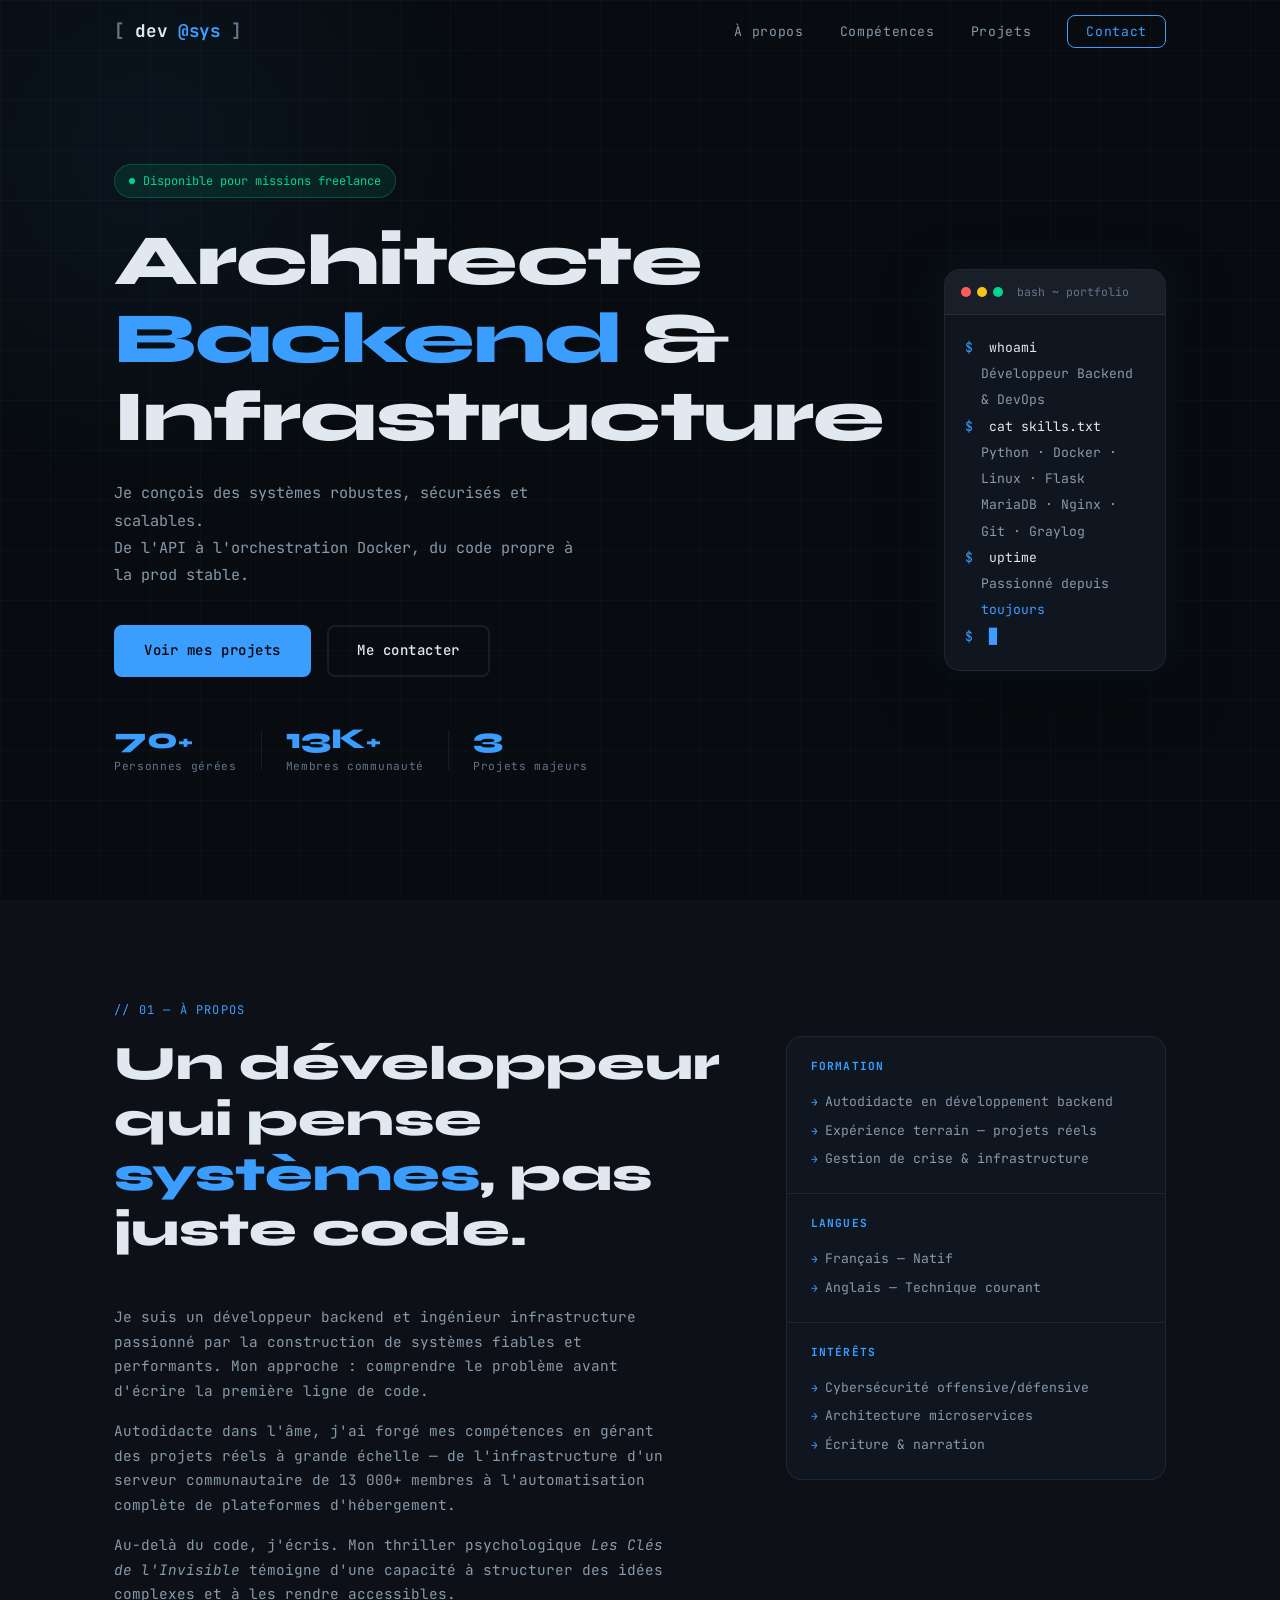
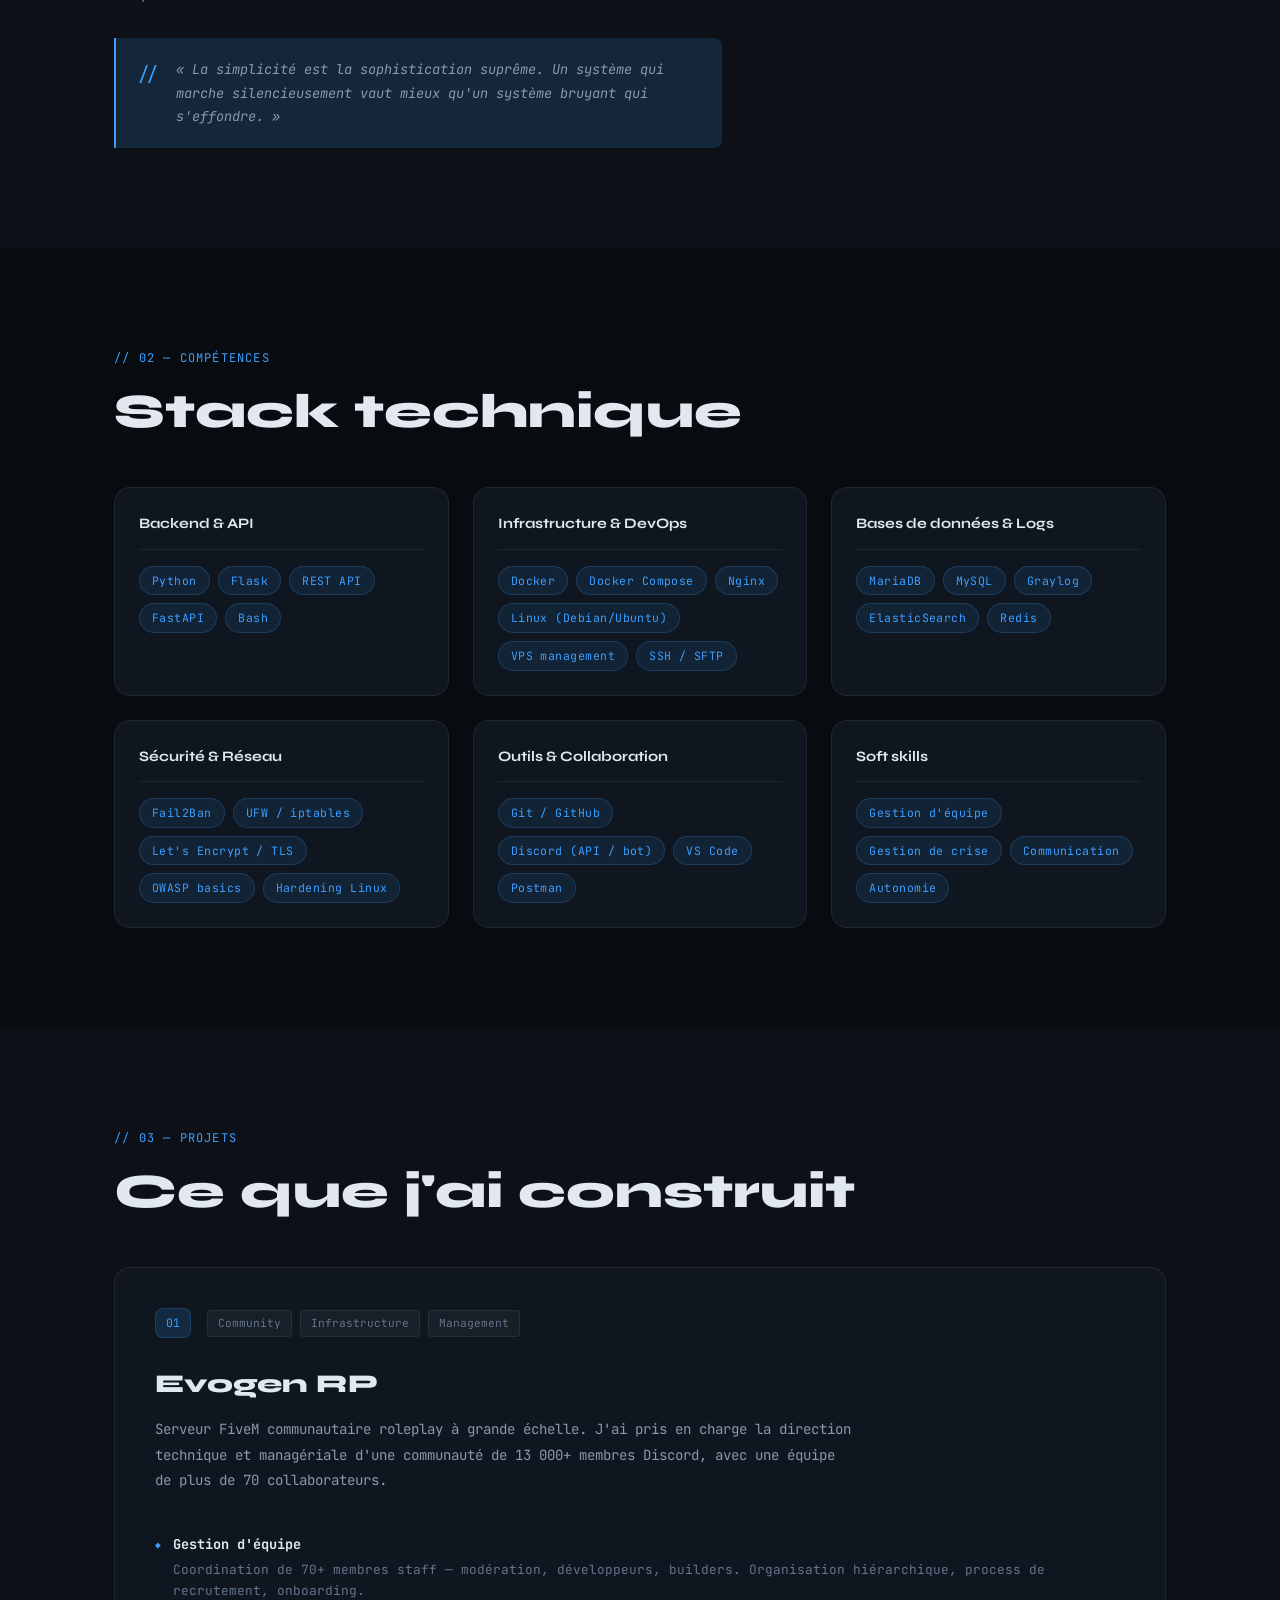
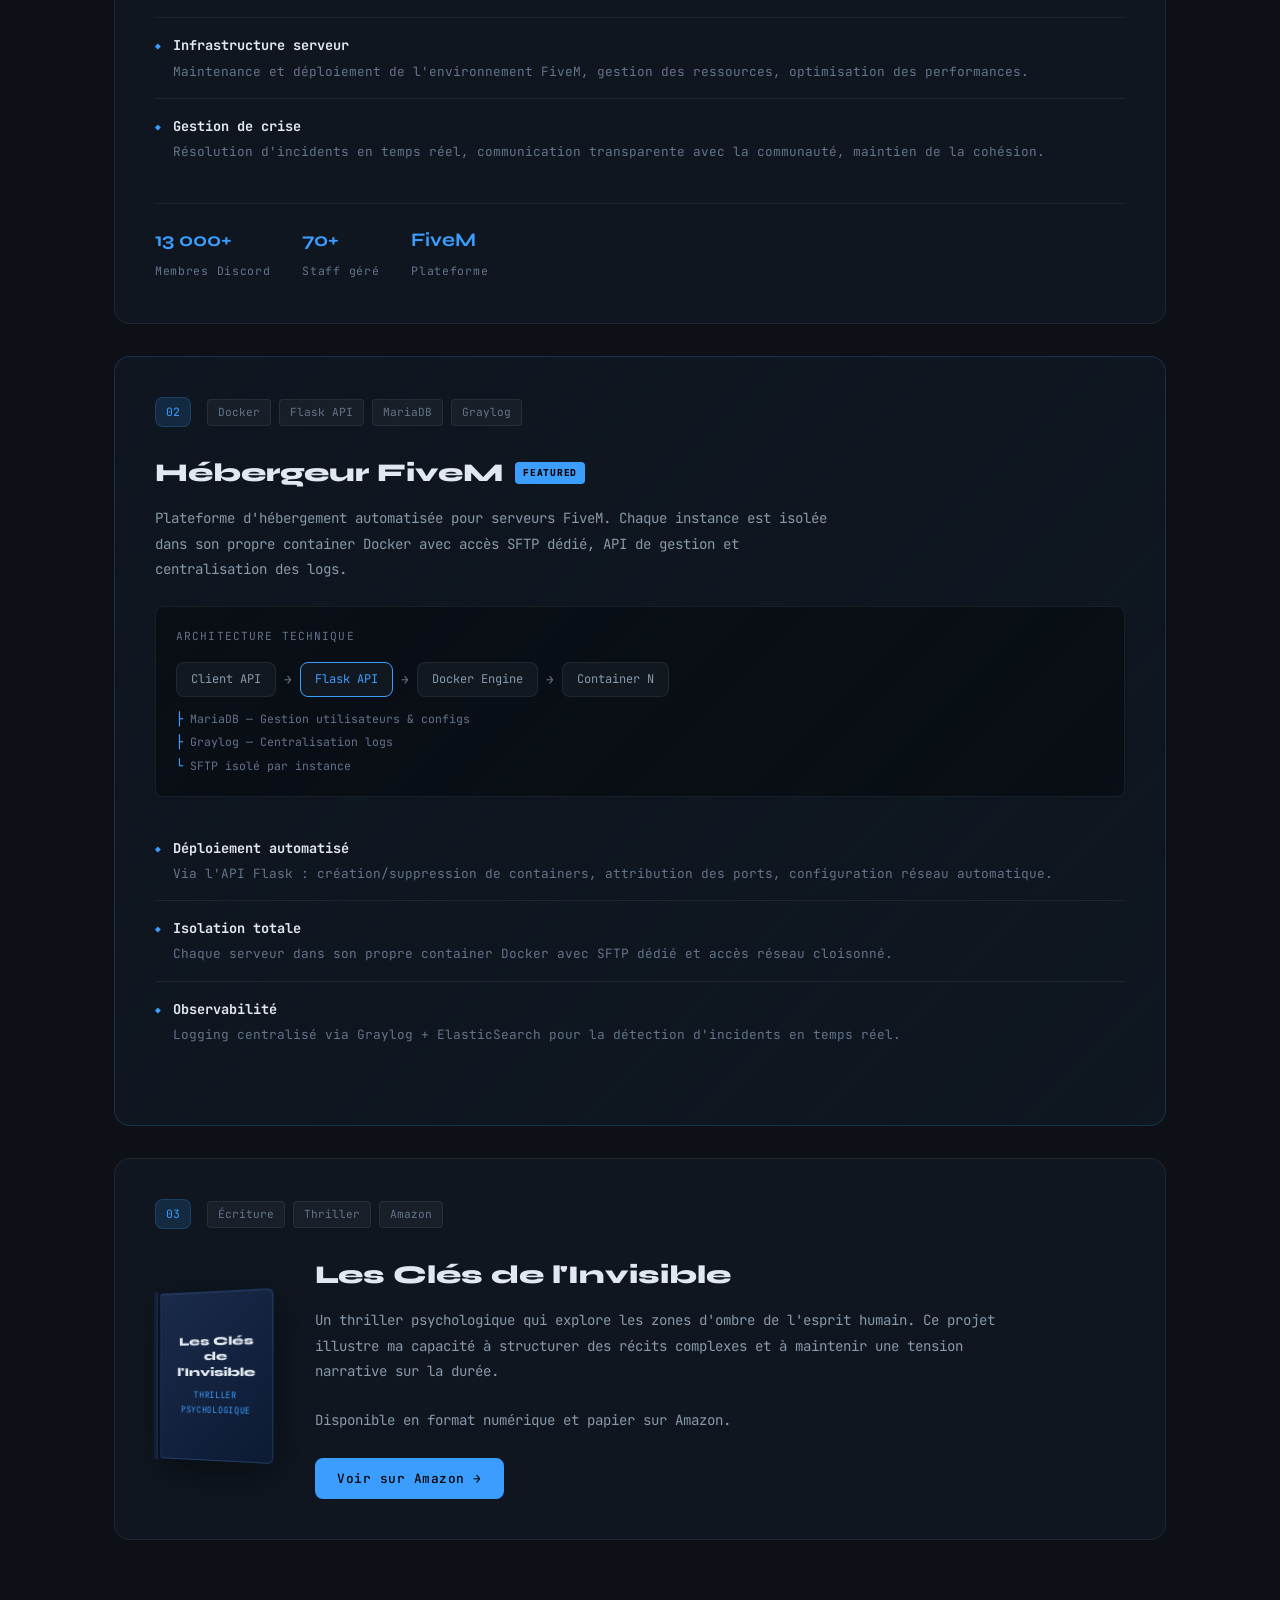
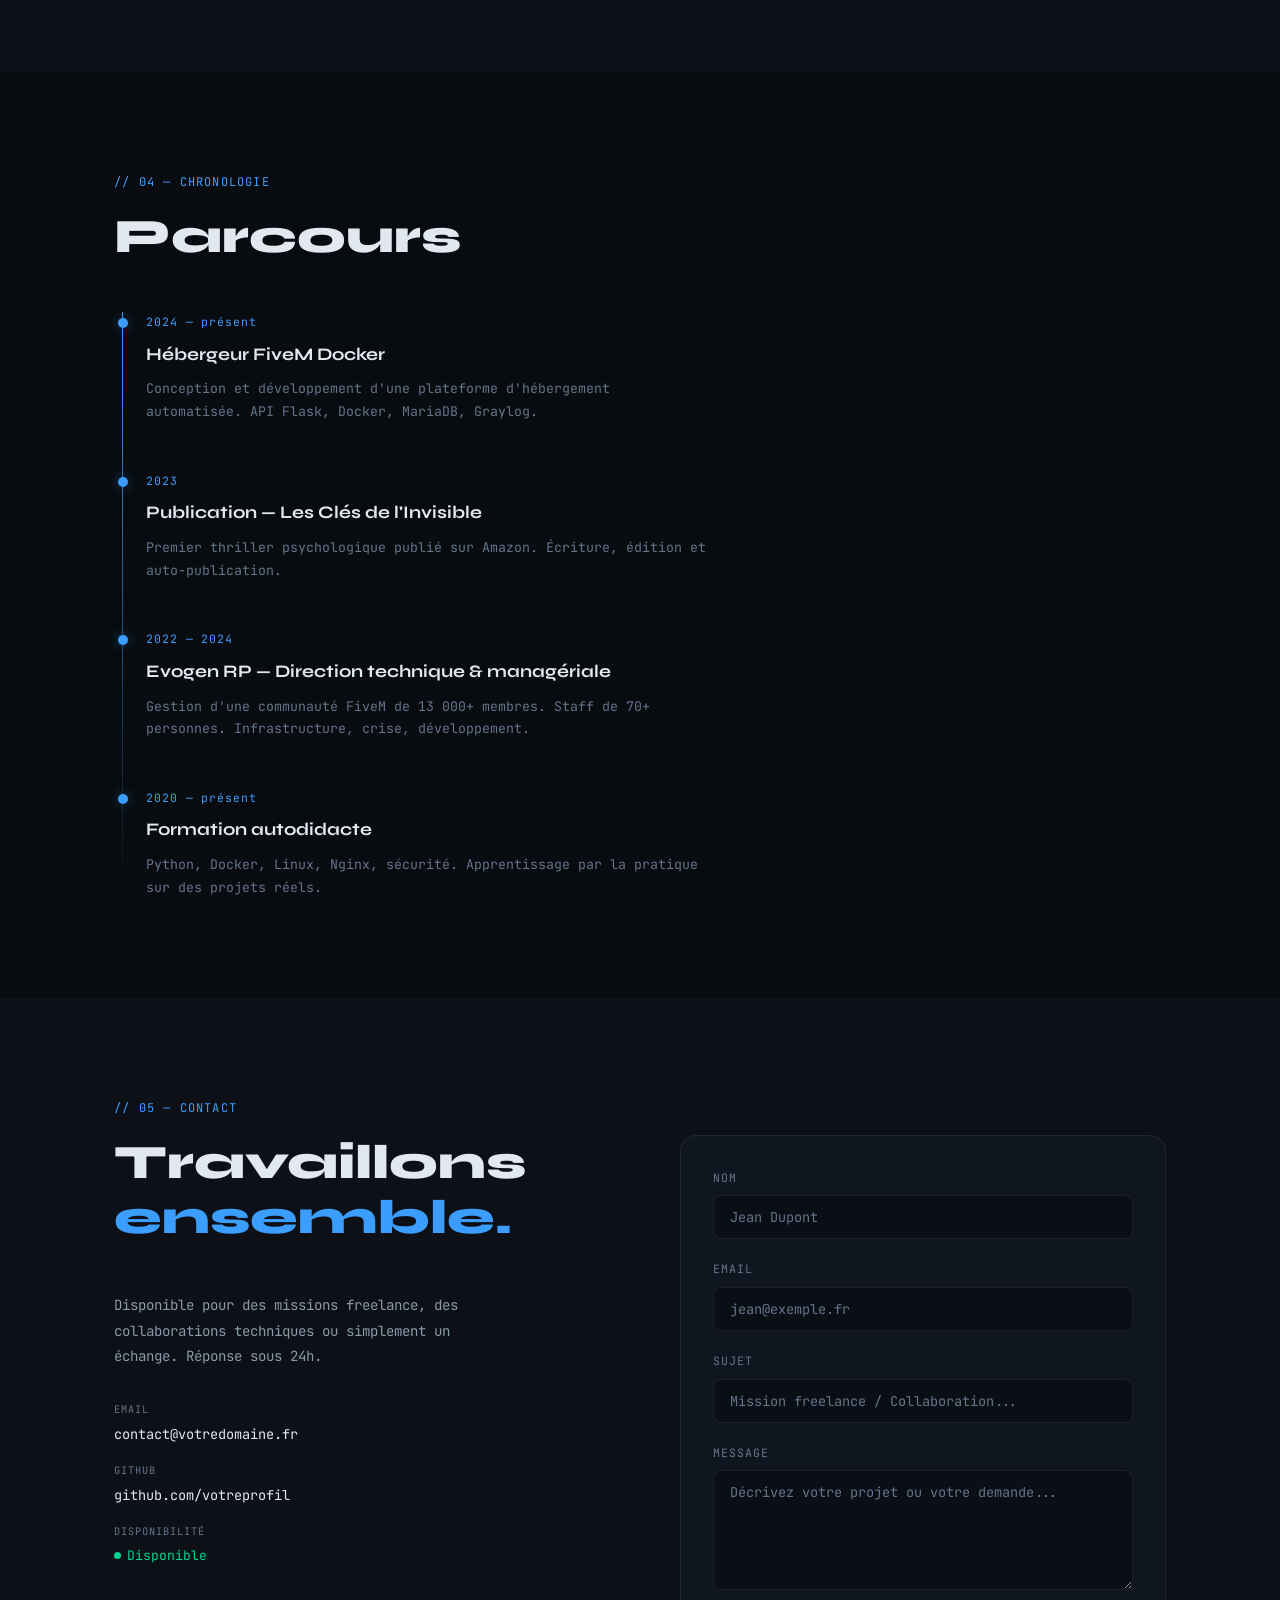
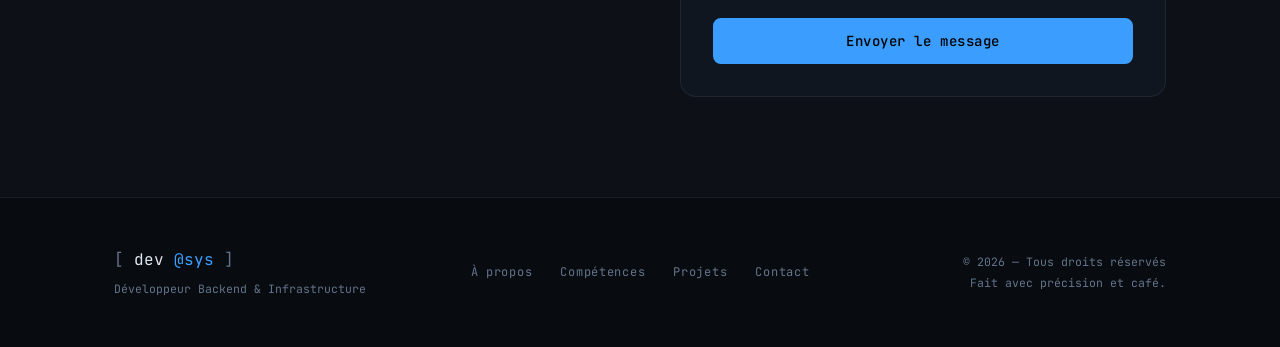
<file: nginx/site.bak/index.html>
<!DOCTYPE html>
<html lang="fr">
<head>
  <meta charset="UTF-8" />
  <meta name="viewport" content="width=device-width, initial-scale=1.0" />
  <title>Portfolio — Développeur Backend & Infrastructure</title>
  <meta name="description" content="Développeur backend, infrastructure & DevOps. Spécialisé en architecture scalable, sécurité système et automatisation." />
  <meta name="author" content="Votre Nom" />
  <meta name="robots" content="index, follow" />
  <!-- Open Graph -->
  <meta property="og:title" content="Portfolio — Développeur Backend & Infrastructure" />
  <meta property="og:description" content="Développeur backend, infrastructure & DevOps. Architecture scalable, sécurité, automatisation." />
  <meta property="og:type" content="website" />
  <meta property="og:url" content="https://votredomaine.fr" />
  <!-- Twitter Card -->
  <meta name="twitter:card" content="summary_large_image" />
  <meta name="twitter:title" content="Portfolio — Développeur Backend & Infrastructure" />
  <meta name="twitter:description" content="Développeur backend, infrastructure & DevOps." />
  <!-- Favicon inline SVG -->
  <link rel="icon" type="image/svg+xml" href="assets/favicon.svg" />
  <!-- Fonts -->
  <link rel="preconnect" href="https://fonts.googleapis.com" />
  <link rel="preconnect" href="https://fonts.gstatic.com" crossorigin />
  <link href="https://fonts.googleapis.com/css2?family=JetBrains+Mono:wght@300;400;500;700&family=Syne:wght@400;600;700;800&display=swap" rel="stylesheet" />
  <link rel="stylesheet" href="css/style.css" />
</head>
<body>

  <!-- ───────────────────────── NAV ───────────────────────── -->
  <nav id="navbar">
    <div class="nav-inner">
      <a href="#home" class="nav-logo">
        <span class="logo-bracket">[</span>
        <span class="logo-text">dev</span>
        <span class="logo-accent">@sys</span>
        <span class="logo-bracket">]</span>
      </a>
      <ul class="nav-links">
        <li><a href="#about">À propos</a></li>
        <li><a href="#skills">Compétences</a></li>
        <li><a href="#projects">Projets</a></li>
        <li><a href="#contact" class="nav-cta">Contact</a></li>
      </ul>
      <button class="nav-burger" id="burger" aria-label="Menu">
        <span></span><span></span><span></span>
      </button>
    </div>
  </nav>

  <!-- Mobile menu -->
  <div class="mobile-menu" id="mobileMenu">
    <ul>
      <li><a href="#about" class="mob-link">À propos</a></li>
      <li><a href="#skills" class="mob-link">Compétences</a></li>
      <li><a href="#projects" class="mob-link">Projets</a></li>
      <li><a href="#contact" class="mob-link">Contact</a></li>
    </ul>
  </div>

  <!-- ───────────────────────── HERO ───────────────────────── -->
  <section id="home" class="hero">
    <div class="hero-bg">
      <div class="grid-overlay"></div>
      <div class="hero-glow"></div>
    </div>
    <div class="hero-content">
      <div class="hero-tag reveal">
        <span class="tag-dot"></span>
        Disponible pour missions freelance
      </div>
      <h1 class="hero-title reveal delay-1">
        Architecte<br />
        <span class="title-accent">Backend</span> &amp;<br />
        Infrastructure
      </h1>
      <p class="hero-subtitle reveal delay-2">
        Je conçois des systèmes robustes, sécurisés et scalables.<br />
        De l'API à l'orchestration Docker, du code propre à la prod stable.
      </p>
      <div class="hero-actions reveal delay-3">
        <a href="#projects" class="btn btn-primary">Voir mes projets</a>
        <a href="#contact" class="btn btn-ghost">Me contacter</a>
      </div>
      <div class="hero-stats reveal delay-4">
        <div class="stat">
          <span class="stat-num">70<span class="stat-plus">+</span></span>
          <span class="stat-label">Personnes gérées</span>
        </div>
        <div class="stat-divider"></div>
        <div class="stat">
          <span class="stat-num">13K<span class="stat-plus">+</span></span>
          <span class="stat-label">Membres communauté</span>
        </div>
        <div class="stat-divider"></div>
        <div class="stat">
          <span class="stat-num">3</span>
          <span class="stat-label">Projets majeurs</span>
        </div>
      </div>
    </div>
    <div class="hero-terminal reveal delay-2">
      <div class="terminal-header">
        <span class="t-dot red"></span>
        <span class="t-dot yellow"></span>
        <span class="t-dot green"></span>
        <span class="t-title">bash ~ portfolio</span>
      </div>
      <div class="terminal-body">
        <div class="t-line"><span class="t-prompt">$</span> whoami</div>
        <div class="t-line t-output">Développeur Backend &amp; DevOps</div>
        <div class="t-line"><span class="t-prompt">$</span> cat skills.txt</div>
        <div class="t-line t-output">Python · Docker · Linux · Flask</div>
        <div class="t-line t-output">MariaDB · Nginx · Git · Graylog</div>
        <div class="t-line"><span class="t-prompt">$</span> uptime</div>
        <div class="t-line t-output">Passionné depuis <span class="t-accent">toujours</span></div>
        <div class="t-line"><span class="t-prompt">$</span> <span class="t-cursor">█</span></div>
      </div>
    </div>
  </section>

  <!-- ───────────────────────── ABOUT ───────────────────────── -->
  <section id="about" class="section about">
    <div class="container">
      <div class="section-label reveal">// 01 — À propos</div>
      <div class="about-grid">
        <div class="about-text reveal">
          <h2 class="section-title">Un développeur qui pense<br /><span class="accent">systèmes</span>, pas juste code.</h2>
          <p>Je suis un développeur backend et ingénieur infrastructure passionné par la construction de systèmes fiables et performants. Mon approche : comprendre le problème avant d'écrire la première ligne de code.</p>
          <p>Autodidacte dans l'âme, j'ai forgé mes compétences en gérant des projets réels à grande échelle — de l'infrastructure d'un serveur communautaire de 13 000+ membres à l'automatisation complète de plateformes d'hébergement.</p>
          <p>Au-delà du code, j'écris. Mon thriller psychologique <em>Les Clés de l'Invisible</em> témoigne d'une capacité à structurer des idées complexes et à les rendre accessibles.</p>
          <div class="about-philosophy">
            <span class="phi-icon">//</span>
            <p>« La simplicité est la sophistication suprême. Un système qui marche silencieusement vaut mieux qu'un système bruyant qui s'effondre. »</p>
          </div>
        </div>
        <div class="about-card reveal delay-1">
          <div class="card-inner">
            <div class="card-section">
              <h4>Formation</h4>
              <ul>
                <li>Autodidacte en développement backend</li>
                <li>Expérience terrain — projets réels</li>
                <li>Gestion de crise &amp; infrastructure</li>
              </ul>
            </div>
            <div class="card-section">
              <h4>Langues</h4>
              <ul>
                <li>Français — Natif</li>
                <li>Anglais — Technique courant</li>
              </ul>
            </div>
            <div class="card-section">
              <h4>Intérêts</h4>
              <ul>
                <li>Cybersécurité offensive/défensive</li>
                <li>Architecture microservices</li>
                <li>Écriture &amp; narration</li>
              </ul>
            </div>
          </div>
        </div>
      </div>
    </div>
  </section>

  <!-- ───────────────────────── SKILLS ───────────────────────── -->
  <section id="skills" class="section skills">
    <div class="container">
      <div class="section-label reveal">// 02 — Compétences</div>
      <h2 class="section-title reveal">Stack technique</h2>
      <div class="skills-grid">

        <div class="skill-category reveal">
          <h3 class="cat-title">Backend & API</h3>
          <div class="skill-pills">
            <span class="pill">Python</span>
            <span class="pill">Flask</span>
            <span class="pill">REST API</span>
            <span class="pill">FastAPI</span>
            <span class="pill">Bash</span>
          </div>
        </div>

        <div class="skill-category reveal delay-1">
          <h3 class="cat-title">Infrastructure & DevOps</h3>
          <div class="skill-pills">
            <span class="pill">Docker</span>
            <span class="pill">Docker Compose</span>
            <span class="pill">Nginx</span>
            <span class="pill">Linux (Debian/Ubuntu)</span>
            <span class="pill">VPS management</span>
            <span class="pill">SSH / SFTP</span>
          </div>
        </div>

        <div class="skill-category reveal delay-2">
          <h3 class="cat-title">Bases de données & Logs</h3>
          <div class="skill-pills">
            <span class="pill">MariaDB</span>
            <span class="pill">MySQL</span>
            <span class="pill">Graylog</span>
            <span class="pill">ElasticSearch</span>
            <span class="pill">Redis</span>
          </div>
        </div>

        <div class="skill-category reveal delay-3">
          <h3 class="cat-title">Sécurité & Réseau</h3>
          <div class="skill-pills">
            <span class="pill">Fail2Ban</span>
            <span class="pill">UFW / iptables</span>
            <span class="pill">Let's Encrypt / TLS</span>
            <span class="pill">OWASP basics</span>
            <span class="pill">Hardening Linux</span>
          </div>
        </div>

        <div class="skill-category reveal delay-1">
          <h3 class="cat-title">Outils & Collaboration</h3>
          <div class="skill-pills">
            <span class="pill">Git / GitHub</span>
            <span class="pill">Discord (API / bot)</span>
            <span class="pill">VS Code</span>
            <span class="pill">Postman</span>
          </div>
        </div>

        <div class="skill-category reveal delay-2">
          <h3 class="cat-title">Soft skills</h3>
          <div class="skill-pills">
            <span class="pill">Gestion d'équipe</span>
            <span class="pill">Gestion de crise</span>
            <span class="pill">Communication</span>
            <span class="pill">Autonomie</span>
          </div>
        </div>

      </div>
    </div>
  </section>

  <!-- ───────────────────────── PROJECTS ───────────────────────── -->
  <section id="projects" class="section projects">
    <div class="container">
      <div class="section-label reveal">// 03 — Projets</div>
      <h2 class="section-title reveal">Ce que j'ai construit</h2>

      <!-- Project 1 -->
      <div class="project-card reveal">
        <div class="project-meta">
          <span class="project-num">01</span>
          <div class="project-tags">
            <span class="ptag">Community</span>
            <span class="ptag">Infrastructure</span>
            <span class="ptag">Management</span>
          </div>
        </div>
        <div class="project-body">
          <h3 class="project-title">Evogen RP</h3>
          <p class="project-desc">Serveur FiveM communautaire roleplay à grande échelle. J'ai pris en charge la direction technique et managériale d'une communauté de 13 000+ membres Discord, avec une équipe de plus de 70 collaborateurs.</p>
          <div class="project-highlights">
            <div class="highlight">
              <span class="h-icon">◆</span>
              <div>
                <strong>Gestion d'équipe</strong>
                <p>Coordination de 70+ membres staff — modération, développeurs, builders. Organisation hiérarchique, process de recrutement, onboarding.</p>
              </div>
            </div>
            <div class="highlight">
              <span class="h-icon">◆</span>
              <div>
                <strong>Infrastructure serveur</strong>
                <p>Maintenance et déploiement de l'environnement FiveM, gestion des ressources, optimisation des performances.</p>
              </div>
            </div>
            <div class="highlight">
              <span class="h-icon">◆</span>
              <div>
                <strong>Gestion de crise</strong>
                <p>Résolution d'incidents en temps réel, communication transparente avec la communauté, maintien de la cohésion.</p>
              </div>
            </div>
          </div>
          <div class="project-stats">
            <div class="pstat"><strong>13 000+</strong><span>Membres Discord</span></div>
            <div class="pstat"><strong>70+</strong><span>Staff géré</span></div>
            <div class="pstat"><strong>FiveM</strong><span>Plateforme</span></div>
          </div>
        </div>
      </div>

      <!-- Project 2 -->
      <div class="project-card featured reveal">
        <div class="project-meta">
          <span class="project-num">02</span>
          <div class="project-tags">
            <span class="ptag">Docker</span>
            <span class="ptag">Flask API</span>
            <span class="ptag">MariaDB</span>
            <span class="ptag">Graylog</span>
          </div>
        </div>
        <div class="project-body">
          <h3 class="project-title">Hébergeur FiveM <span class="featured-badge">Featured</span></h3>
          <p class="project-desc">Plateforme d'hébergement automatisée pour serveurs FiveM. Chaque instance est isolée dans son propre container Docker avec accès SFTP dédié, API de gestion et centralisation des logs.</p>
          <div class="project-architecture">
            <div class="arch-title">Architecture technique</div>
            <div class="arch-diagram">
              <div class="arch-node">Client API</div>
              <div class="arch-arrow">→</div>
              <div class="arch-node accent">Flask API</div>
              <div class="arch-arrow">→</div>
              <div class="arch-node">Docker Engine</div>
              <div class="arch-arrow">→</div>
              <div class="arch-node">Container N</div>
            </div>
            <div class="arch-side">
              <span>MariaDB — Gestion utilisateurs &amp; configs</span>
              <span>Graylog — Centralisation logs</span>
              <span>SFTP isolé par instance</span>
            </div>
          </div>
          <div class="project-highlights">
            <div class="highlight">
              <span class="h-icon">◆</span>
              <div>
                <strong>Déploiement automatisé</strong>
                <p>Via l'API Flask : création/suppression de containers, attribution des ports, configuration réseau automatique.</p>
              </div>
            </div>
            <div class="highlight">
              <span class="h-icon">◆</span>
              <div>
                <strong>Isolation totale</strong>
                <p>Chaque serveur dans son propre container Docker avec SFTP dédié et accès réseau cloisonné.</p>
              </div>
            </div>
            <div class="highlight">
              <span class="h-icon">◆</span>
              <div>
                <strong>Observabilité</strong>
                <p>Logging centralisé via Graylog + ElasticSearch pour la détection d'incidents en temps réel.</p>
              </div>
            </div>
          </div>
        </div>
      </div>

      <!-- Project 3 — Livre -->
      <div class="project-card book-card reveal">
        <div class="project-meta">
          <span class="project-num">03</span>
          <div class="project-tags">
            <span class="ptag">Écriture</span>
            <span class="ptag">Thriller</span>
            <span class="ptag">Amazon</span>
          </div>
        </div>
        <div class="project-body">
          <div class="book-layout">
            <div class="book-cover">
              <div class="book-3d">
                <div class="book-face front">
                  <div class="book-cover-inner">
                    <div class="book-cover-title">Les Clés de<br />l'Invisible</div>
                    <div class="book-cover-sub">Thriller Psychologique</div>
                  </div>
                </div>
                <div class="book-spine"></div>
              </div>
            </div>
            <div class="book-info">
              <h3 class="project-title">Les Clés de l'Invisible</h3>
              <p class="project-desc">Un thriller psychologique qui explore les zones d'ombre de l'esprit humain. Ce projet illustre ma capacité à structurer des récits complexes et à maintenir une tension narrative sur la durée.</p>
              <p class="project-desc">Disponible en format numérique et papier sur Amazon.</p>
              <a href="https://www.amazon.fr" target="_blank" rel="noopener noreferrer" class="btn btn-primary btn-sm">
                Voir sur Amazon →
              </a>
            </div>
          </div>
        </div>
      </div>

    </div>
  </section>

  <!-- ───────────────────────── TIMELINE ───────────────────────── -->
  <section class="section timeline-section">
    <div class="container">
      <div class="section-label reveal">// 04 — Chronologie</div>
      <h2 class="section-title reveal">Parcours</h2>
      <div class="timeline">
        <div class="tl-item reveal">
          <div class="tl-dot"></div>
          <div class="tl-date">2024 — présent</div>
          <div class="tl-content">
            <h4>Hébergeur FiveM Docker</h4>
            <p>Conception et développement d'une plateforme d'hébergement automatisée. API Flask, Docker, MariaDB, Graylog.</p>
          </div>
        </div>
        <div class="tl-item reveal delay-1">
          <div class="tl-dot"></div>
          <div class="tl-date">2023</div>
          <div class="tl-content">
            <h4>Publication — Les Clés de l'Invisible</h4>
            <p>Premier thriller psychologique publié sur Amazon. Écriture, édition et auto-publication.</p>
          </div>
        </div>
        <div class="tl-item reveal delay-2">
          <div class="tl-dot"></div>
          <div class="tl-date">2022 — 2024</div>
          <div class="tl-content">
            <h4>Evogen RP — Direction technique &amp; managériale</h4>
            <p>Gestion d'une communauté FiveM de 13 000+ membres. Staff de 70+ personnes. Infrastructure, crise, développement.</p>
          </div>
        </div>
        <div class="tl-item reveal delay-3">
          <div class="tl-dot"></div>
          <div class="tl-date">2020 — présent</div>
          <div class="tl-content">
            <h4>Formation autodidacte</h4>
            <p>Python, Docker, Linux, Nginx, sécurité. Apprentissage par la pratique sur des projets réels.</p>
          </div>
        </div>
      </div>
    </div>
  </section>

  <!-- ───────────────────────── CONTACT ───────────────────────── -->
  <section id="contact" class="section contact">
    <div class="container">
      <div class="section-label reveal">// 05 — Contact</div>
      <div class="contact-grid">
        <div class="contact-text reveal">
          <h2 class="section-title">Travaillons<br /><span class="accent">ensemble.</span></h2>
          <p>Disponible pour des missions freelance, des collaborations techniques ou simplement un échange. Réponse sous 24h.</p>
          <div class="contact-infos">
            <div class="contact-info-item">
              <span class="ci-label">Email</span>
              <a href="mailto:contact@votredomaine.fr">contact@votredomaine.fr</a>
            </div>
            <div class="contact-info-item">
              <span class="ci-label">GitHub</span>
              <a href="https://github.com/votreprofil" target="_blank" rel="noopener noreferrer">github.com/votreprofil</a>
            </div>
            <div class="contact-info-item">
              <span class="ci-label">Disponibilité</span>
              <span class="available-badge"><span class="avail-dot"></span> Disponible</span>
            </div>
          </div>
        </div>
        <div class="contact-form-wrap reveal delay-1">
          <form class="contact-form" id="contactForm" novalidate>
            <div class="form-group">
              <label for="name">Nom</label>
              <input type="text" id="name" name="name" placeholder="Jean Dupont" required autocomplete="name" />
            </div>
            <div class="form-group">
              <label for="email">Email</label>
              <input type="email" id="email" name="email" placeholder="jean@exemple.fr" required autocomplete="email" />
            </div>
            <div class="form-group">
              <label for="subject">Sujet</label>
              <input type="text" id="subject" name="subject" placeholder="Mission freelance / Collaboration..." required />
            </div>
            <div class="form-group">
              <label for="message">Message</label>
              <textarea id="message" name="message" rows="5" placeholder="Décrivez votre projet ou votre demande..." required></textarea>
            </div>
            <button type="submit" class="btn btn-primary btn-full" id="submitBtn">
              <span class="btn-text">Envoyer le message</span>
              <span class="btn-loading" hidden>Envoi...</span>
            </button>
            <div class="form-status" id="formStatus" hidden></div>
          </form>
        </div>
      </div>
    </div>
  </section>

  <!-- ───────────────────────── FOOTER ───────────────────────── -->
  <footer class="footer">
    <div class="container">
      <div class="footer-inner">
        <div class="footer-brand">
          <span class="logo-bracket">[</span>
          <span class="logo-text">dev</span>
          <span class="logo-accent">@sys</span>
          <span class="logo-bracket">]</span>
          <p>Développeur Backend &amp; Infrastructure</p>
        </div>
        <div class="footer-links">
          <a href="#about">À propos</a>
          <a href="#skills">Compétences</a>
          <a href="#projects">Projets</a>
          <a href="#contact">Contact</a>
        </div>
        <div class="footer-copy">
          <p>&copy; 2025 — Tous droits réservés</p>
          <p>Fait avec précision et café.</p>
        </div>
      </div>
    </div>
  </footer>

  <script src="js/main.js"></script>
</body>
</html>
</file>
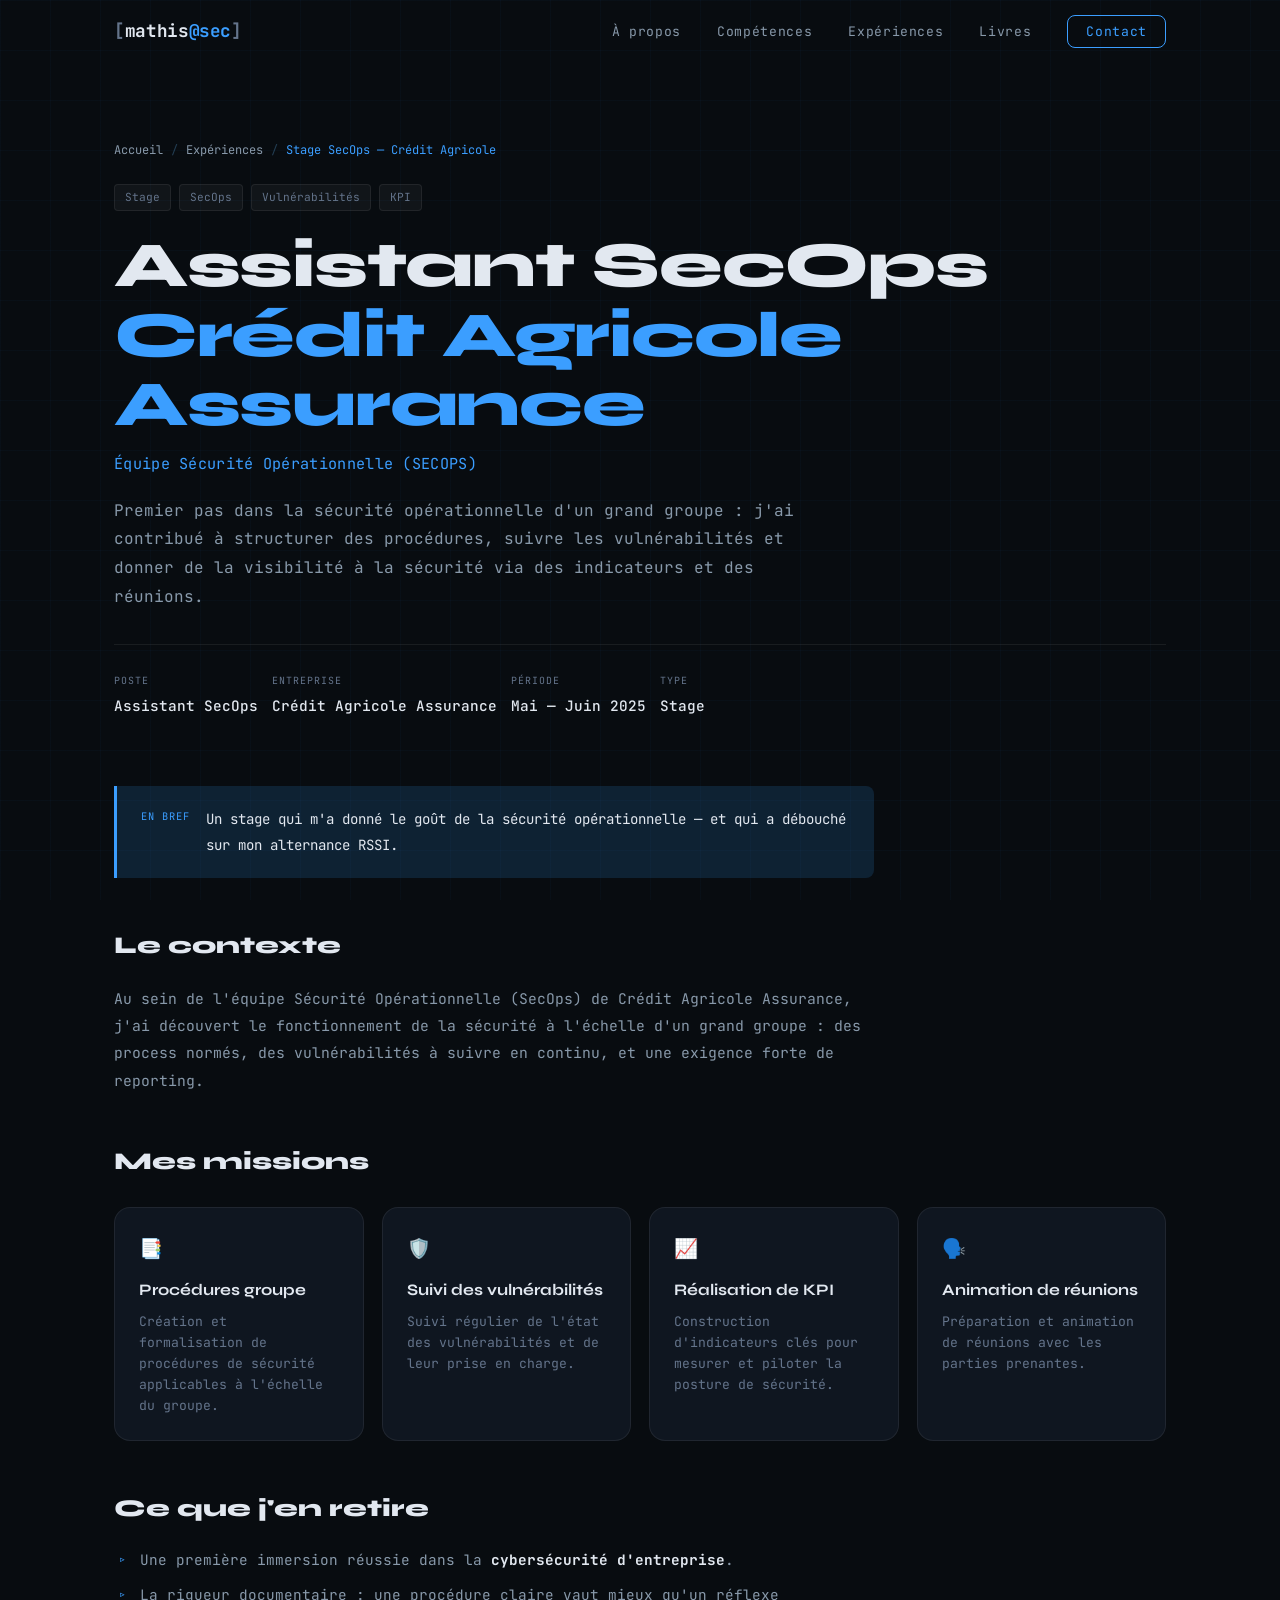
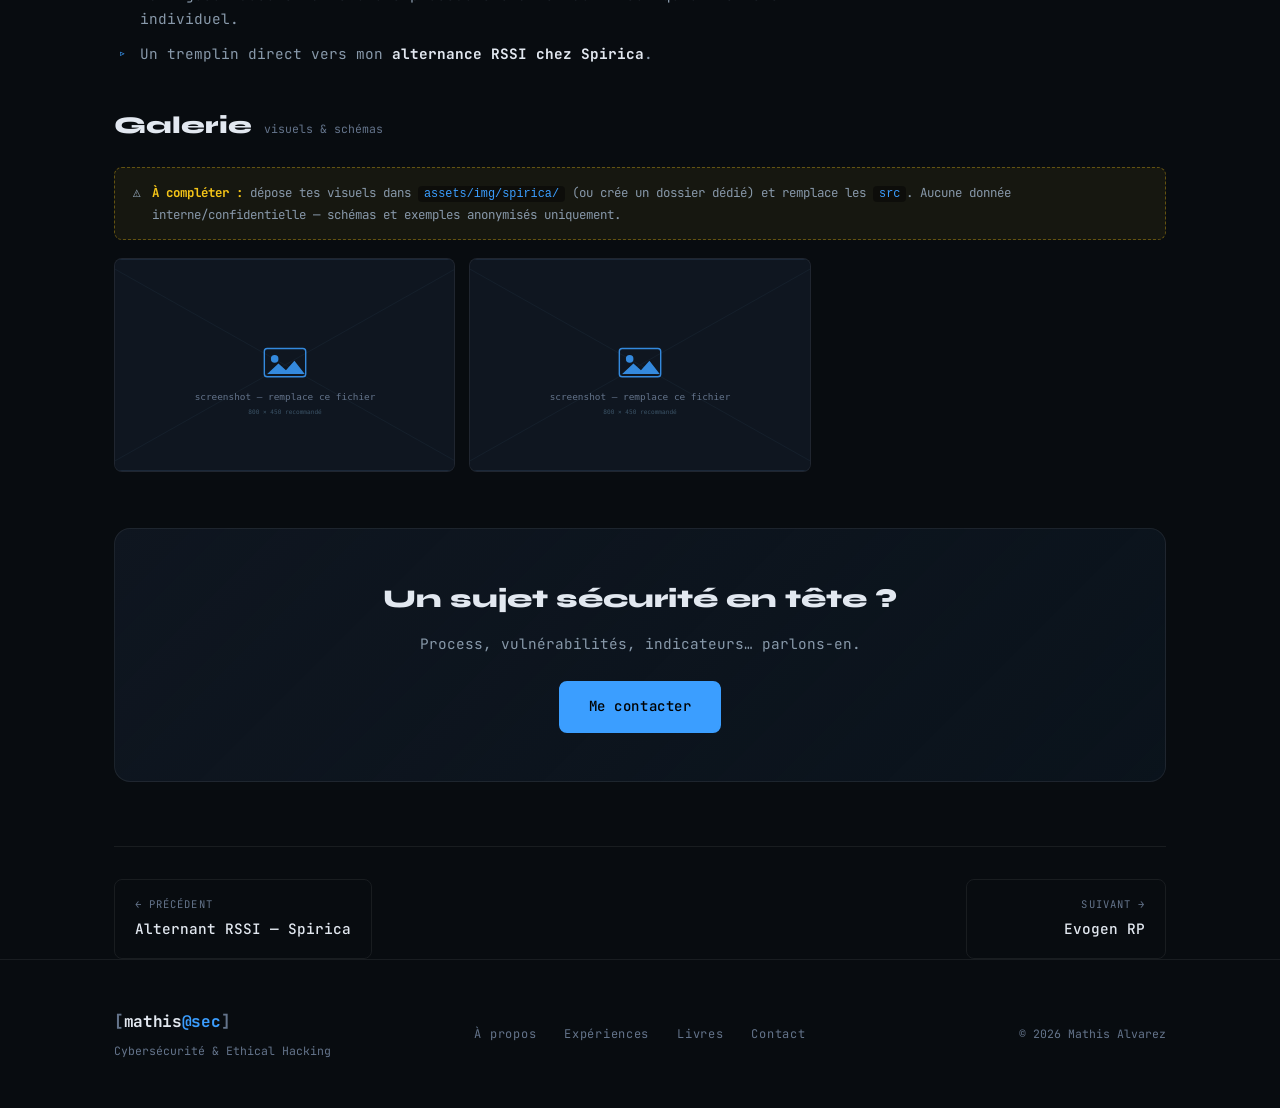
<file: site/experiences/credit-agricole-secops.html>
<!DOCTYPE html>
<html lang="fr">
<head>
  <meta charset="UTF-8" />
  <meta name="viewport" content="width=device-width, initial-scale=1.0" />
  <title>Stage Assistant SecOps — Crédit Agricole Assurance | Mathis Alvarez</title>
  <meta name="description" content="Stage Assistant Sécurité Opérationnelle (SecOps) chez Crédit Agricole Assurance : procédures groupe, suivi des vulnérabilités, KPI et animation de réunions." />
  <link rel="icon" type="image/svg+xml" href="../assets/favicon.svg" />
  <link rel="preconnect" href="https://fonts.googleapis.com" />
  <link rel="preconnect" href="https://fonts.gstatic.com" crossorigin />
  <link href="https://fonts.googleapis.com/css2?family=JetBrains+Mono:wght@300;400;500;700&family=Syne:wght@400;600;700;800&display=swap" rel="stylesheet" />
  <link rel="stylesheet" href="../css/style.css" />
  <link rel="stylesheet" href="../css/pages.css" />
</head>
<body>
  <div class="page-bg"></div>

  <nav id="navbar">
    <div class="nav-inner">
      <a href="../index.html" class="nav-logo">
        <span class="logo-bracket">[</span><span class="logo-text">mathis</span><span class="logo-accent">@sec</span><span class="logo-bracket">]</span>
      </a>
      <ul class="nav-links">
        <li><a href="../index.html#about">À propos</a></li>
        <li><a href="../index.html#skills">Compétences</a></li>
        <li><a href="../index.html#experiences">Expériences</a></li>
        <li><a href="../livres.html">Livres</a></li>
        <li><a href="../index.html#contact" class="nav-cta">Contact</a></li>
      </ul>
      <button class="nav-burger" id="burger" aria-label="Menu"><span></span><span></span><span></span></button>
    </div>
  </nav>
  <div class="mobile-menu" id="mobileMenu">
    <ul>
      <li><a href="../index.html#about" class="mob-link">À propos</a></li>
      <li><a href="../index.html#skills" class="mob-link">Compétences</a></li>
      <li><a href="../index.html#experiences" class="mob-link">Expériences</a></li>
      <li><a href="../livres.html" class="mob-link">Livres</a></li>
      <li><a href="../index.html#contact" class="mob-link">Contact</a></li>
    </ul>
  </div>

  <header class="subhero">
    <div class="container">
      <div class="breadcrumb reveal">
        <a href="../index.html">Accueil</a><span class="sep">/</span>
        <a href="../index.html#experiences">Expériences</a><span class="sep">/</span>
        <span class="current">Stage SecOps — Crédit Agricole</span>
      </div>
      <div class="subhero-tags reveal">
        <span class="ptag">Stage</span>
        <span class="ptag">SecOps</span>
        <span class="ptag">Vulnérabilités</span>
        <span class="ptag">KPI</span>
      </div>
      <h1 class="subhero-title reveal delay-1">Assistant SecOps<br /><span class="accent">Crédit Agricole Assurance</span></h1>
      <p class="subhero-role reveal delay-1">Équipe Sécurité Opérationnelle (SECOPS)</p>
      <p class="subhero-lead reveal delay-2">
        Premier pas dans la sécurité opérationnelle d'un grand groupe : j'ai contribué
        à structurer des procédures, suivre les vulnérabilités et donner de la visibilité
        à la sécurité via des indicateurs et des réunions.
      </p>
      <div class="facts reveal delay-2">
        <div class="fact"><span class="f-label">Poste</span><span class="f-value">Assistant SecOps</span></div>
        <div class="fact"><span class="f-label">Entreprise</span><span class="f-value">Crédit Agricole Assurance</span></div>
        <div class="fact"><span class="f-label">Période</span><span class="f-value">Mai — Juin 2025</span></div>
        <div class="fact"><span class="f-label">Type</span><span class="f-value">Stage</span></div>
      </div>
    </div>
  </header>

  <main class="container">
    <div class="prose reveal">
      <div class="tldr">
        <span class="tldr-tag">En bref</span>
        <p>Un stage qui m'a donné le goût de la sécurité opérationnelle — et qui a débouché sur mon alternance RSSI.</p>
      </div>

      <h2>Le contexte</h2>
      <p>Au sein de l'équipe Sécurité Opérationnelle (SecOps) de Crédit Agricole Assurance, j'ai découvert le fonctionnement de la sécurité à l'échelle d'un grand groupe : des process normés, des vulnérabilités à suivre en continu, et une exigence forte de reporting.</p>

      <h2>Mes missions</h2>
    </div>

    <div class="feature-grid reveal">
      <div class="feature">
        <div class="f-ico">📑</div>
        <h4>Procédures groupe</h4>
        <p>Création et formalisation de procédures de sécurité applicables à l'échelle du groupe.</p>
      </div>
      <div class="feature">
        <div class="f-ico">🛡️</div>
        <h4>Suivi des vulnérabilités</h4>
        <p>Suivi régulier de l'état des vulnérabilités et de leur prise en charge.</p>
      </div>
      <div class="feature">
        <div class="f-ico">📈</div>
        <h4>Réalisation de KPI</h4>
        <p>Construction d'indicateurs clés pour mesurer et piloter la posture de sécurité.</p>
      </div>
      <div class="feature">
        <div class="f-ico">🗣️</div>
        <h4>Animation de réunions</h4>
        <p>Préparation et animation de réunions avec les parties prenantes.</p>
      </div>
    </div>

    <div class="prose reveal">
      <h2>Ce que j'en retire</h2>
      <ul>
        <li>Une première immersion réussie dans la <strong>cybersécurité d'entreprise</strong>.</li>
        <li>La rigueur documentaire : une procédure claire vaut mieux qu'un réflexe individuel.</li>
        <li>Un tremplin direct vers mon <strong>alternance RSSI chez Spirica</strong>.</li>
      </ul>
    </div>

    <section class="media-block reveal">
      <div class="media-head">
        <h2 class="block-title">Galerie</h2>
        <span class="media-count">visuels &amp; schémas</span>
      </div>
      <div class="media-note">
        <span>⚠️</span>
        <div><b>À compléter&nbsp;:</b> dépose tes visuels dans <code>assets/img/spirica/</code> (ou crée un dossier dédié) et remplace les <code>src</code>.
        Aucune donnée interne/confidentielle — schémas et exemples anonymisés uniquement.</div>
      </div>
      <div class="gallery">
        <div class="gallery-item" data-caption="Exemple de tableau de KPI">
          <img src="../assets/img/placeholder-screen.svg" alt="KPI" />
          <span class="cap">KPI sécurité — à remplacer</span>
        </div>
        <div class="gallery-item" data-caption="Schéma d'une procédure">
          <img src="../assets/img/placeholder-screen.svg" alt="Procédure" />
          <span class="cap">Procédure — à remplacer</span>
        </div>
      </div>
    </section>

    <div class="cta-strip reveal">
      <h3>Un sujet sécurité en tête ?</h3>
      <p>Process, vulnérabilités, indicateurs… parlons-en.</p>
      <a href="../index.html#contact" class="btn btn-primary">Me contacter</a>
    </div>

    <nav class="page-nav">
      <a href="spirica-rssi.html" class="prev">
        <span class="pn-label">← Précédent</span>
        <span class="pn-title">Alternant RSSI — Spirica</span>
      </a>
      <a href="evogen-rp.html" class="next">
        <span class="pn-label">Suivant →</span>
        <span class="pn-title">Evogen RP</span>
      </a>
    </nav>
  </main>

  <footer class="footer">
    <div class="container">
      <div class="footer-inner">
        <div class="footer-brand">
          <span class="nav-logo"><span class="logo-bracket">[</span><span class="logo-text">mathis</span><span class="logo-accent">@sec</span><span class="logo-bracket">]</span></span>
          <p>Cybersécurité &amp; Ethical Hacking</p>
        </div>
        <div class="footer-links">
          <a href="../index.html#about">À propos</a>
          <a href="../index.html#experiences">Expériences</a>
          <a href="../livres.html">Livres</a>
          <a href="../index.html#contact">Contact</a>
        </div>
        <div class="footer-copy"><p>&copy; 2026 Mathis Alvarez</p></div>
      </div>
    </div>
  </footer>

  <script src="../js/main.js"></script>
  <script src="../js/pages.js"></script>
</body>
</html>
</file>
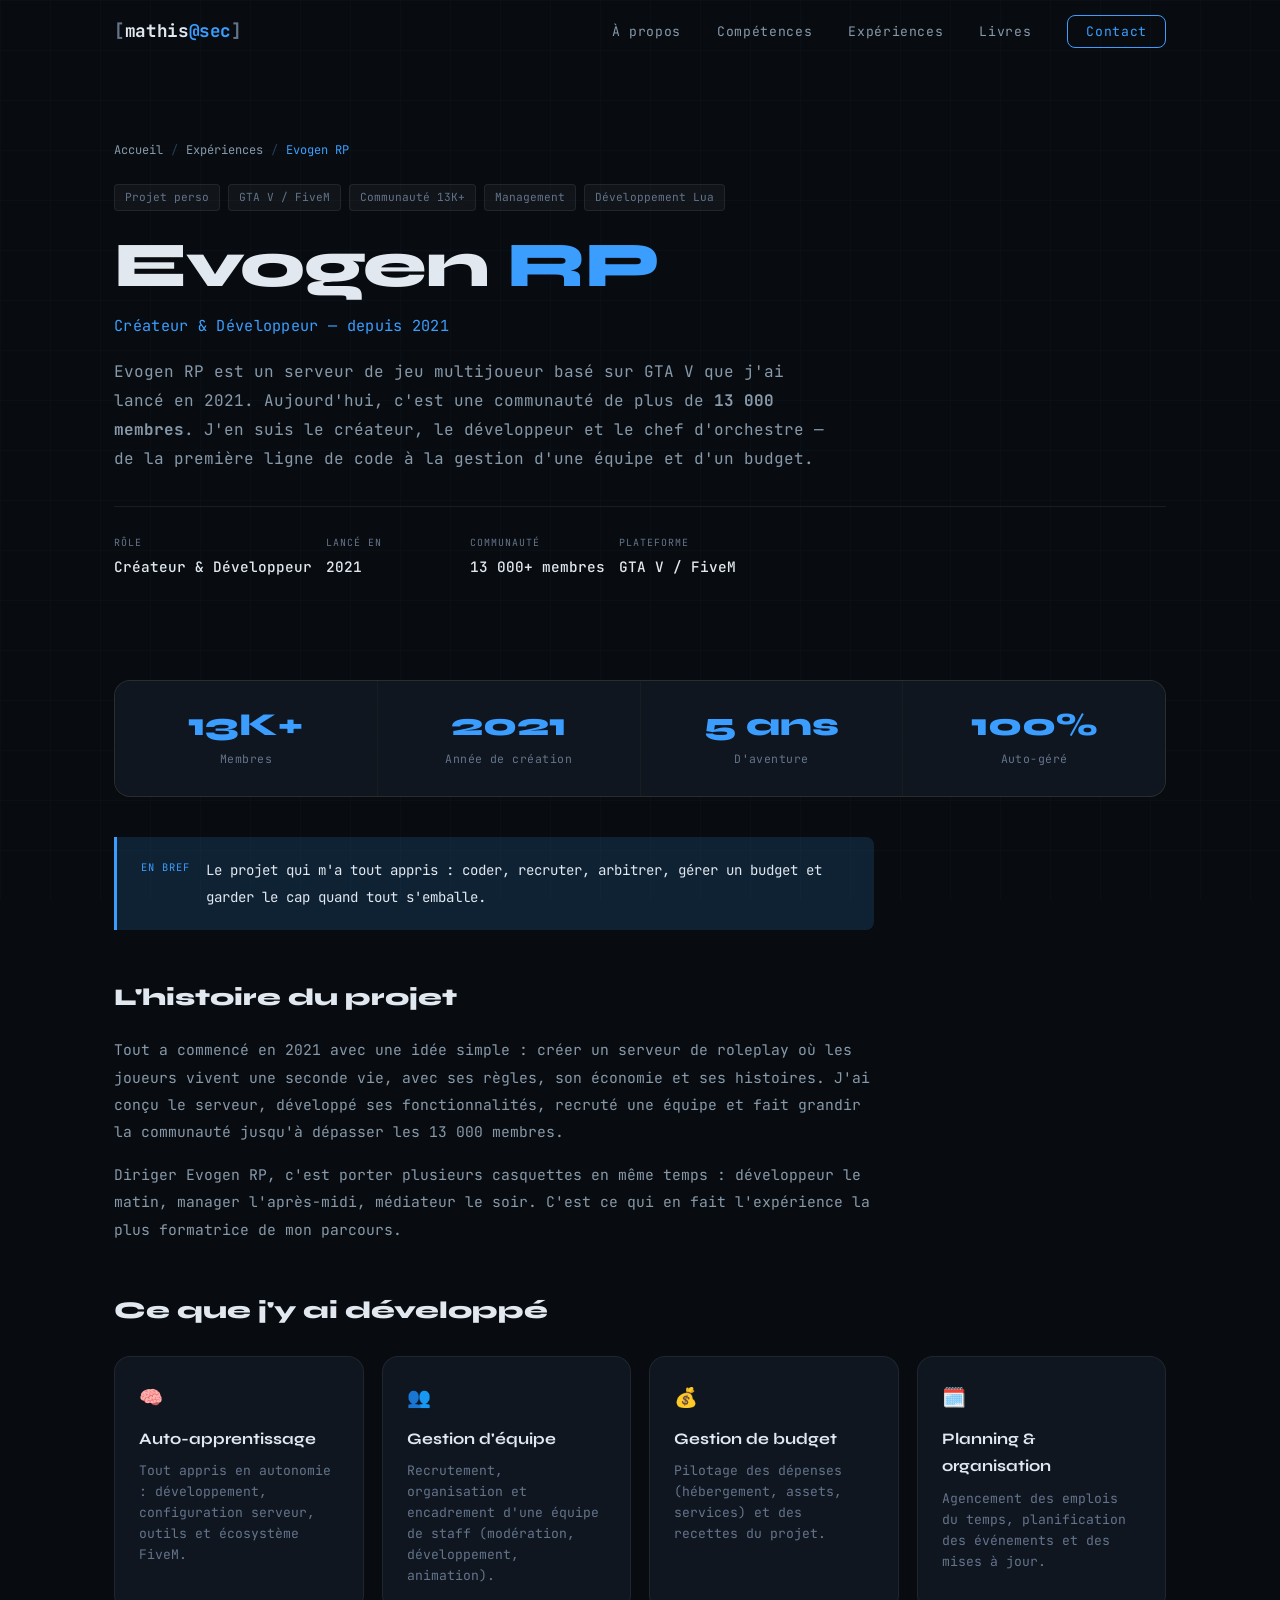
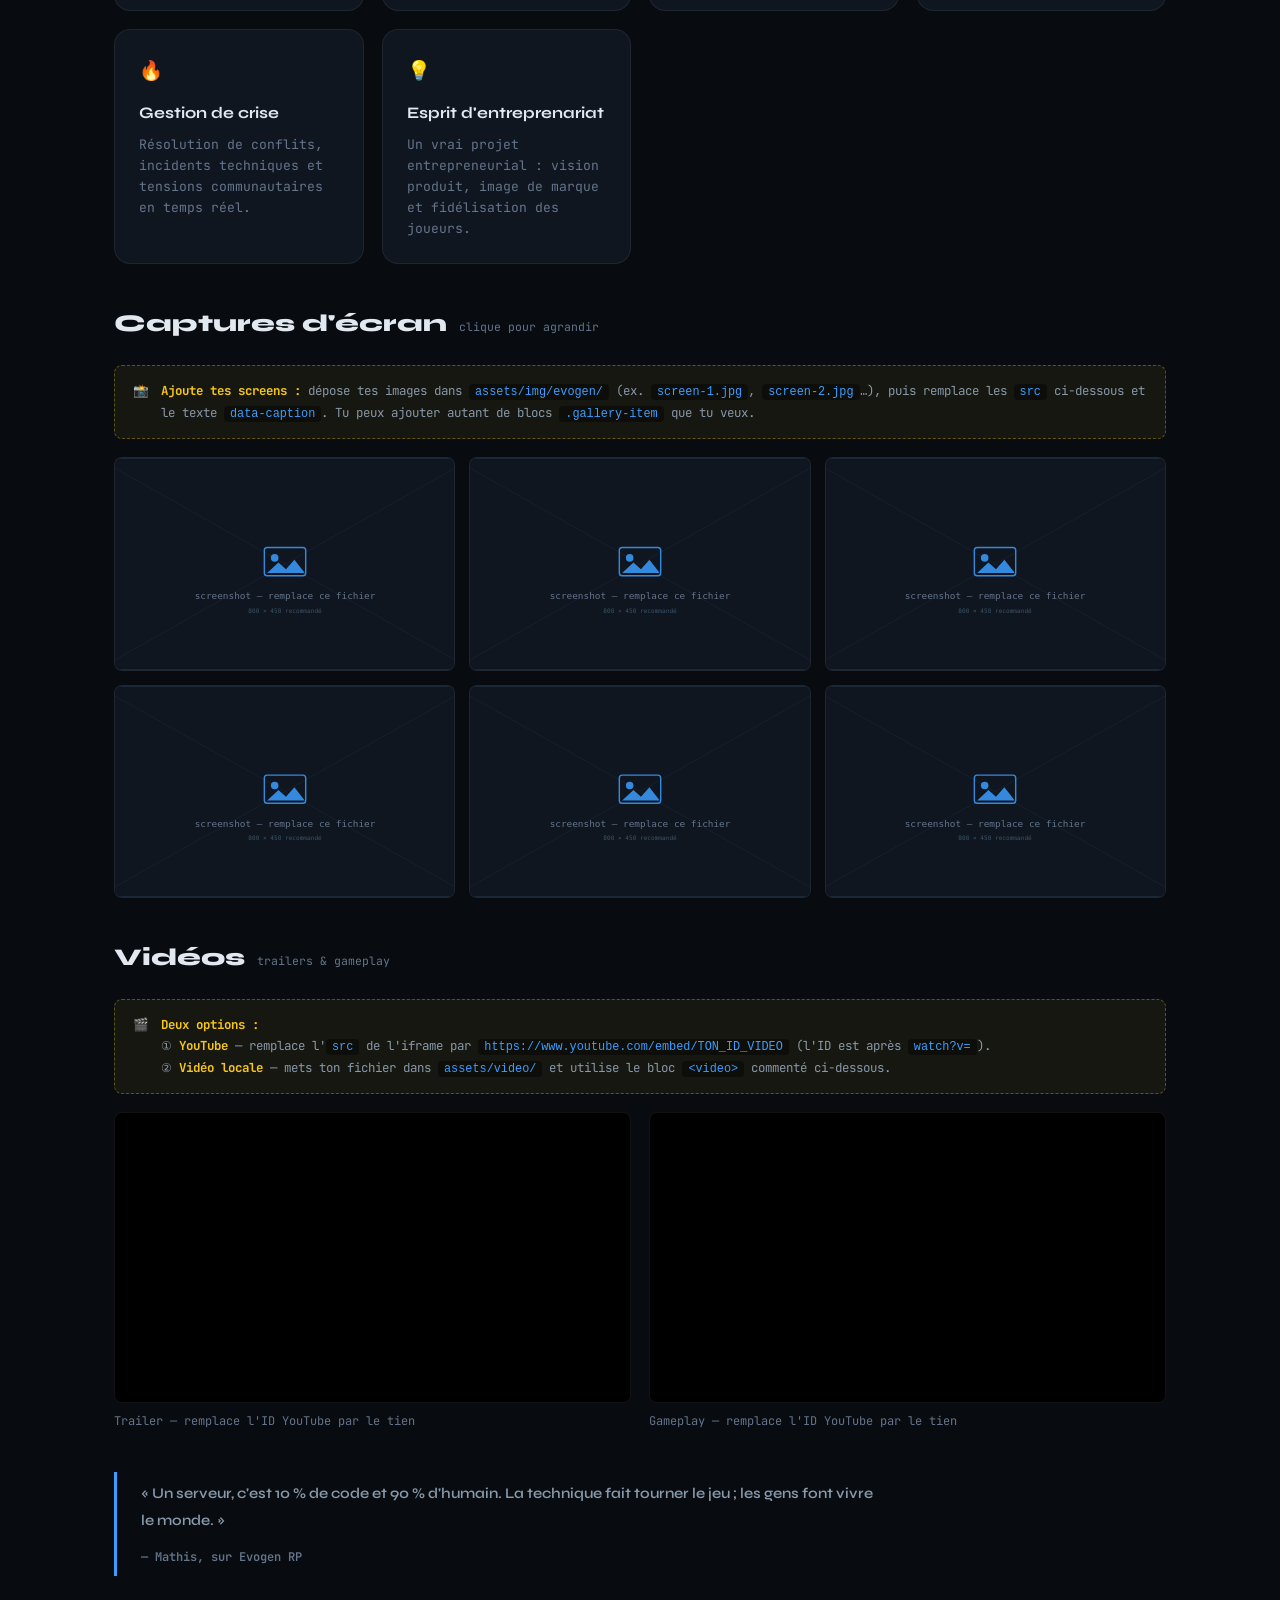
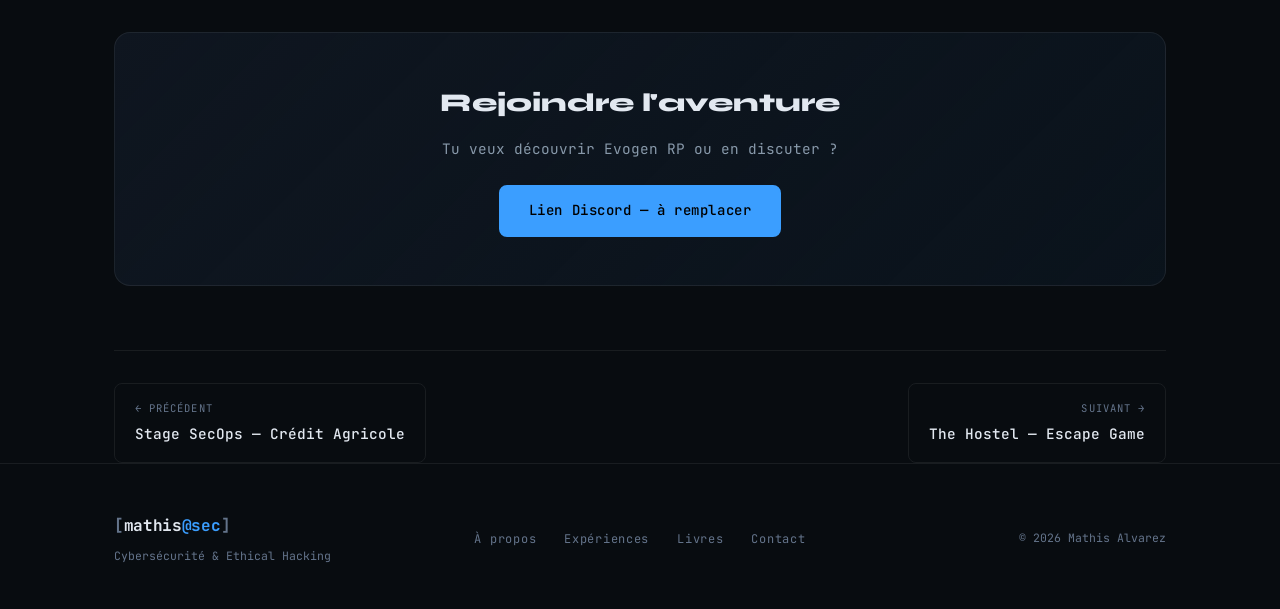
<file: site/experiences/evogen-rp.html>
<!DOCTYPE html>
<html lang="fr">
<head>
  <meta charset="UTF-8" />
  <meta name="viewport" content="width=device-width, initial-scale=1.0" />
  <title>Evogen RP — Créateur &amp; Développeur | Mathis Alvarez</title>
  <meta name="description" content="Evogen RP : serveur de jeu multijoueur GTA V de 13 000+ membres, créé et développé par Mathis Alvarez. Management, budget, développement Lua, gestion de crise." />
  <link rel="icon" type="image/svg+xml" href="../assets/favicon.svg" />
  <link rel="preconnect" href="https://fonts.googleapis.com" />
  <link rel="preconnect" href="https://fonts.gstatic.com" crossorigin />
  <link href="https://fonts.googleapis.com/css2?family=JetBrains+Mono:wght@300;400;500;700&family=Syne:wght@400;600;700;800&display=swap" rel="stylesheet" />
  <link rel="stylesheet" href="../css/style.css" />
  <link rel="stylesheet" href="../css/pages.css" />
</head>
<body>
  <div class="page-bg"></div>

  <nav id="navbar">
    <div class="nav-inner">
      <a href="../index.html" class="nav-logo">
        <span class="logo-bracket">[</span><span class="logo-text">mathis</span><span class="logo-accent">@sec</span><span class="logo-bracket">]</span>
      </a>
      <ul class="nav-links">
        <li><a href="../index.html#about">À propos</a></li>
        <li><a href="../index.html#skills">Compétences</a></li>
        <li><a href="../index.html#experiences">Expériences</a></li>
        <li><a href="../livres.html">Livres</a></li>
        <li><a href="../index.html#contact" class="nav-cta">Contact</a></li>
      </ul>
      <button class="nav-burger" id="burger" aria-label="Menu"><span></span><span></span><span></span></button>
    </div>
  </nav>
  <div class="mobile-menu" id="mobileMenu">
    <ul>
      <li><a href="../index.html#about" class="mob-link">À propos</a></li>
      <li><a href="../index.html#skills" class="mob-link">Compétences</a></li>
      <li><a href="../index.html#experiences" class="mob-link">Expériences</a></li>
      <li><a href="../livres.html" class="mob-link">Livres</a></li>
      <li><a href="../index.html#contact" class="mob-link">Contact</a></li>
    </ul>
  </div>

  <header class="subhero">
    <div class="container">
      <div class="breadcrumb reveal">
        <a href="../index.html">Accueil</a><span class="sep">/</span>
        <a href="../index.html#experiences">Expériences</a><span class="sep">/</span>
        <span class="current">Evogen RP</span>
      </div>
      <div class="subhero-tags reveal">
        <span class="ptag">Projet perso</span>
        <span class="ptag">GTA V / FiveM</span>
        <span class="ptag">Communauté 13K+</span>
        <span class="ptag">Management</span>
        <span class="ptag">Développement Lua</span>
      </div>
      <h1 class="subhero-title reveal delay-1">Evogen <span class="accent">RP</span></h1>
      <p class="subhero-role reveal delay-1">Créateur &amp; Développeur — depuis 2021</p>
      <p class="subhero-lead reveal delay-2">
        Evogen RP est un serveur de jeu multijoueur basé sur GTA V que j'ai lancé en 2021.
        Aujourd'hui, c'est une communauté de plus de <strong>13 000 membres</strong>.
        J'en suis le créateur, le développeur et le chef d'orchestre — de la première ligne
        de code à la gestion d'une équipe et d'un budget.
      </p>
      <div class="facts reveal delay-2">
        <div class="fact"><span class="f-label">Rôle</span><span class="f-value">Créateur &amp; Développeur</span></div>
        <div class="fact"><span class="f-label">Lancé en</span><span class="f-value">2021</span></div>
        <div class="fact"><span class="f-label">Communauté</span><span class="f-value">13 000+ membres</span></div>
        <div class="fact"><span class="f-label">Plateforme</span><span class="f-value">GTA V / FiveM</span></div>
      </div>
    </div>
  </header>

  <main class="container">

    <!-- STATS -->
    <div class="stat-banner reveal">
      <div class="sb"><span class="sb-num">13K+</span><span class="sb-label">Membres</span></div>
      <div class="sb"><span class="sb-num">2021</span><span class="sb-label">Année de création</span></div>
      <div class="sb"><span class="sb-num">5 ans</span><span class="sb-label">D'aventure</span></div>
      <div class="sb"><span class="sb-num">100%</span><span class="sb-label">Auto-géré</span></div>
    </div>

    <div class="prose reveal">
      <div class="tldr">
        <span class="tldr-tag">En bref</span>
        <p>Le projet qui m'a tout appris : coder, recruter, arbitrer, gérer un budget et garder le cap quand tout s'emballe.</p>
      </div>

      <h2>L'histoire du projet</h2>
      <p>Tout a commencé en 2021 avec une idée simple : créer un serveur de roleplay où les joueurs vivent une seconde vie, avec ses règles, son économie et ses histoires. J'ai conçu le serveur, développé ses fonctionnalités, recruté une équipe et fait grandir la communauté jusqu'à dépasser les 13 000 membres.</p>
      <p>Diriger Evogen RP, c'est porter plusieurs casquettes en même temps : développeur le matin, manager l'après-midi, médiateur le soir. C'est ce qui en fait l'expérience la plus formatrice de mon parcours.</p>

      <h2>Ce que j'y ai développé</h2>
    </div>

    <div class="feature-grid reveal">
      <div class="feature">
        <div class="f-ico">🧠</div>
        <h4>Auto-apprentissage</h4>
        <p>Tout appris en autonomie : développement, configuration serveur, outils et écosystème FiveM.</p>
      </div>
      <div class="feature">
        <div class="f-ico">👥</div>
        <h4>Gestion d'équipe</h4>
        <p>Recrutement, organisation et encadrement d'une équipe de staff (modération, développement, animation).</p>
      </div>
      <div class="feature">
        <div class="f-ico">💰</div>
        <h4>Gestion de budget</h4>
        <p>Pilotage des dépenses (hébergement, assets, services) et des recettes du projet.</p>
      </div>
      <div class="feature">
        <div class="f-ico">🗓️</div>
        <h4>Planning &amp; organisation</h4>
        <p>Agencement des emplois du temps, planification des événements et des mises à jour.</p>
      </div>
      <div class="feature">
        <div class="f-ico">🔥</div>
        <h4>Gestion de crise</h4>
        <p>Résolution de conflits, incidents techniques et tensions communautaires en temps réel.</p>
      </div>
      <div class="feature">
        <div class="f-ico">💡</div>
        <h4>Esprit d'entreprenariat</h4>
        <p>Un vrai projet entrepreneurial : vision produit, image de marque et fidélisation des joueurs.</p>
      </div>
    </div>

    <!-- GALERIE SCREENSHOTS -->
    <section class="media-block reveal">
      <div class="media-head">
        <h2 class="block-title">Captures d'écran</h2>
        <span class="media-count">clique pour agrandir</span>
      </div>
      <div class="media-note">
        <span>📸</span>
        <div><b>Ajoute tes screens&nbsp;:</b> dépose tes images dans <code>assets/img/evogen/</code>
        (ex. <code>screen-1.jpg</code>, <code>screen-2.jpg</code>…), puis remplace les <code>src</code> ci-dessous
        et le texte <code>data-caption</code>. Tu peux ajouter autant de blocs <code>.gallery-item</code> que tu veux.</div>
      </div>
      <div class="gallery">
        <div class="gallery-item" data-caption="Ville &amp; ambiance du serveur">
          <img src="../assets/img/placeholder-screen.svg" alt="Capture Evogen RP" />
          <span class="cap">Screen 1 — à remplacer</span>
        </div>
        <div class="gallery-item" data-caption="Scène de roleplay">
          <img src="../assets/img/placeholder-screen.svg" alt="Capture Evogen RP" />
          <span class="cap">Screen 2 — à remplacer</span>
        </div>
        <div class="gallery-item" data-caption="Interface / HUD custom">
          <img src="../assets/img/placeholder-screen.svg" alt="Capture Evogen RP" />
          <span class="cap">Screen 3 — à remplacer</span>
        </div>
        <div class="gallery-item" data-caption="Événement communautaire">
          <img src="../assets/img/placeholder-screen.svg" alt="Capture Evogen RP" />
          <span class="cap">Screen 4 — à remplacer</span>
        </div>
        <div class="gallery-item" data-caption="Serveur Discord">
          <img src="../assets/img/placeholder-screen.svg" alt="Capture Evogen RP" />
          <span class="cap">Screen 5 — à remplacer</span>
        </div>
        <div class="gallery-item" data-caption="Statistiques de la communauté">
          <img src="../assets/img/placeholder-screen.svg" alt="Capture Evogen RP" />
          <span class="cap">Screen 6 — à remplacer</span>
        </div>
      </div>
    </section>

    <!-- VIDEOS -->
    <section class="media-block reveal">
      <div class="media-head">
        <h2 class="block-title">Vidéos</h2>
        <span class="media-count">trailers &amp; gameplay</span>
      </div>
      <div class="media-note">
        <span>🎬</span>
        <div><b>Deux options&nbsp;:</b><br>
        ① <b>YouTube</b> — remplace l'<code>src</code> de l'iframe par
        <code>https://www.youtube.com/embed/TON_ID_VIDEO</code> (l'ID est après <code>watch?v=</code>).<br>
        ② <b>Vidéo locale</b> — mets ton fichier dans <code>assets/video/</code> et utilise le bloc
        <code>&lt;video&gt;</code> commenté ci-dessous.</div>
      </div>
      <div class="video-grid">
        <div>
          <div class="video-embed">
            <iframe src="https://www.youtube.com/embed/dQw4w9WgXcQ"
                    title="Trailer Evogen RP" loading="lazy"
                    allow="accelerometer; autoplay; clipboard-write; encrypted-media; gyroscope; picture-in-picture"
                    allowfullscreen></iframe>
          </div>
          <p class="video-caption">Trailer — remplace l'ID YouTube par le tien</p>
        </div>
        <div>
          <div class="video-embed">
            <iframe src="https://www.youtube.com/embed/dQw4w9WgXcQ"
                    title="Gameplay Evogen RP" loading="lazy"
                    allow="accelerometer; autoplay; clipboard-write; encrypted-media; gyroscope; picture-in-picture"
                    allowfullscreen></iframe>
          </div>
          <p class="video-caption">Gameplay — remplace l'ID YouTube par le tien</p>
        </div>
      </div>

      <!-- EXEMPLE VIDÉO LOCALE (décommente et adapte) :
      <div class="video-grid" style="margin-top:18px;">
        <div>
          <div class="video-embed">
            <video controls poster="../assets/img/evogen/poster.jpg">
              <source src="../assets/video/evogen-trailer.mp4" type="video/mp4" />
            </video>
          </div>
          <p class="video-caption">Trailer (fichier local)</p>
        </div>
      </div>
      -->
    </section>

    <div class="prose reveal">
      <p class="pullquote">
        « Un serveur, c'est 10 % de code et 90 % d'humain. La technique fait tourner le jeu ;
        les gens font vivre le monde. »
        <cite>— Mathis, sur Evogen RP</cite>
      </p>
    </div>

    <div class="cta-strip reveal">
      <h3>Rejoindre l'aventure</h3>
      <p>Tu veux découvrir Evogen RP ou en discuter ?</p>
      <a href="https://discord.gg/VOTRE-INVITATION" target="_blank" rel="noopener noreferrer" class="btn btn-primary">Lien Discord — à remplacer</a>
    </div>

    <nav class="page-nav">
      <a href="credit-agricole-secops.html" class="prev">
        <span class="pn-label">← Précédent</span>
        <span class="pn-title">Stage SecOps — Crédit Agricole</span>
      </a>
      <a href="the-hostel.html" class="next">
        <span class="pn-label">Suivant →</span>
        <span class="pn-title">The Hostel — Escape Game</span>
      </a>
    </nav>
  </main>

  <footer class="footer">
    <div class="container">
      <div class="footer-inner">
        <div class="footer-brand">
          <span class="nav-logo"><span class="logo-bracket">[</span><span class="logo-text">mathis</span><span class="logo-accent">@sec</span><span class="logo-bracket">]</span></span>
          <p>Cybersécurité &amp; Ethical Hacking</p>
        </div>
        <div class="footer-links">
          <a href="../index.html#about">À propos</a>
          <a href="../index.html#experiences">Expériences</a>
          <a href="../livres.html">Livres</a>
          <a href="../index.html#contact">Contact</a>
        </div>
        <div class="footer-copy"><p>&copy; 2026 Mathis Alvarez</p></div>
      </div>
    </div>
  </footer>

  <script src="../js/main.js"></script>
  <script src="../js/pages.js"></script>
</body>
</html>
</file>
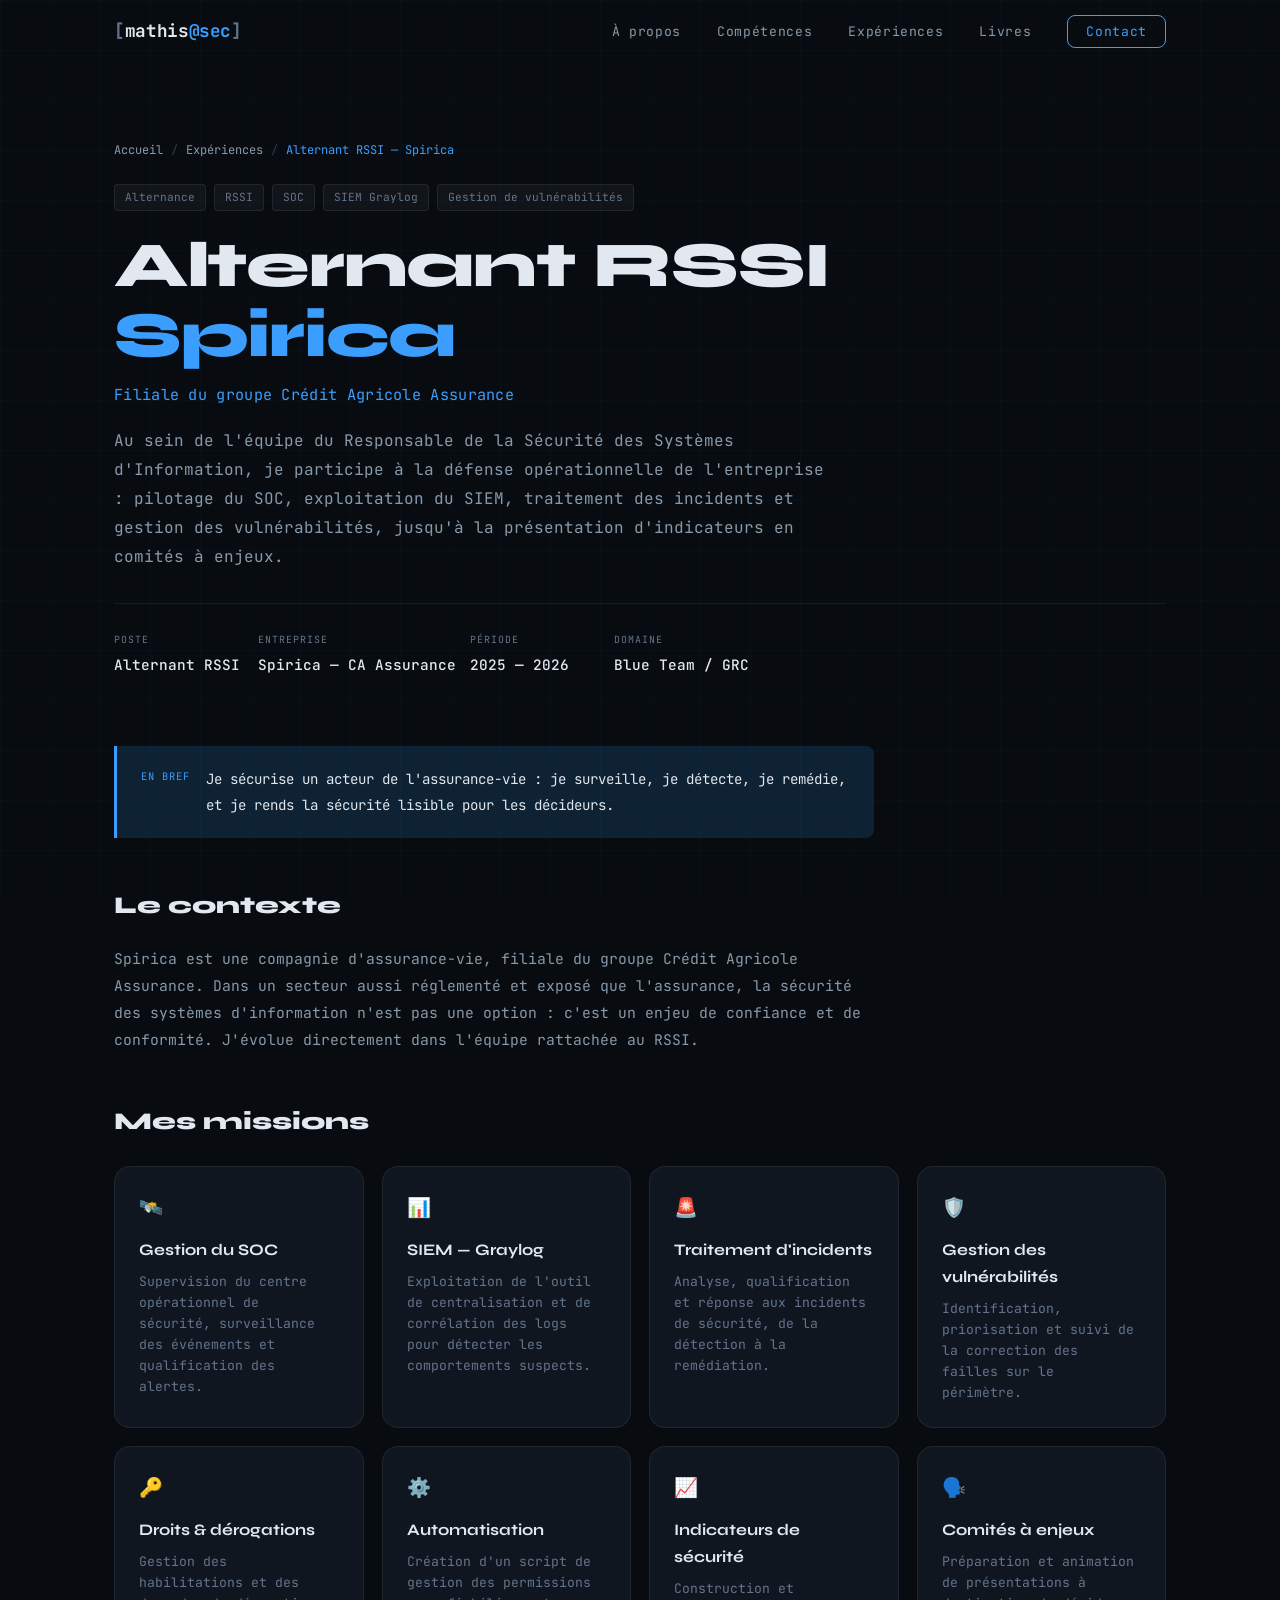
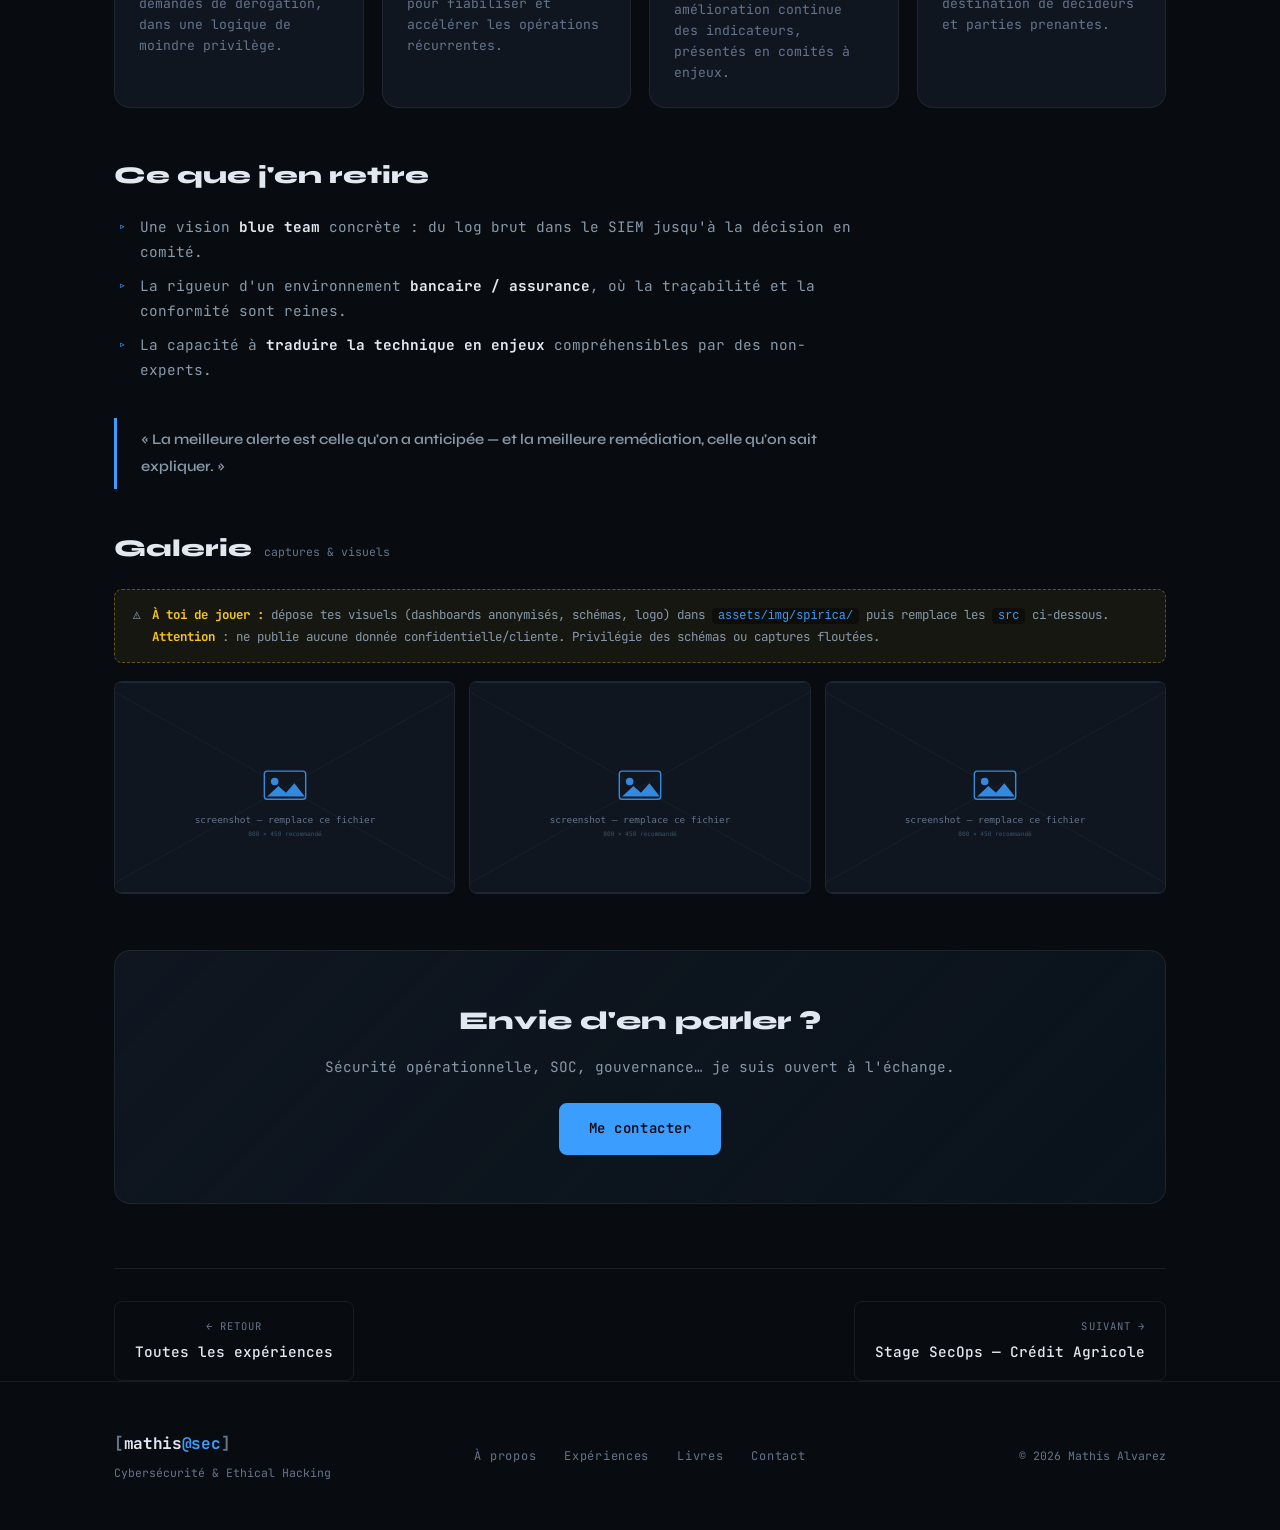
<file: site/experiences/spirica-rssi.html>
<!DOCTYPE html>
<html lang="fr">
<head>
  <meta charset="UTF-8" />
  <meta name="viewport" content="width=device-width, initial-scale=1.0" />
  <title>Alternant RSSI — Spirica | Mathis Alvarez</title>
  <meta name="description" content="Alternance RSSI chez Spirica (Crédit Agricole Assurance) : SOC, SIEM Graylog, traitement d'incidents, gestion des vulnérabilités et indicateurs de sécurité." />
  <link rel="icon" type="image/svg+xml" href="../assets/favicon.svg" />
  <link rel="preconnect" href="https://fonts.googleapis.com" />
  <link rel="preconnect" href="https://fonts.gstatic.com" crossorigin />
  <link href="https://fonts.googleapis.com/css2?family=JetBrains+Mono:wght@300;400;500;700&family=Syne:wght@400;600;700;800&display=swap" rel="stylesheet" />
  <link rel="stylesheet" href="../css/style.css" />
  <link rel="stylesheet" href="../css/pages.css" />
</head>
<body>
  <div class="page-bg"></div>

  <!-- NAV -->
  <nav id="navbar">
    <div class="nav-inner">
      <a href="../index.html" class="nav-logo">
        <span class="logo-bracket">[</span><span class="logo-text">mathis</span><span class="logo-accent">@sec</span><span class="logo-bracket">]</span>
      </a>
      <ul class="nav-links">
        <li><a href="../index.html#about">À propos</a></li>
        <li><a href="../index.html#skills">Compétences</a></li>
        <li><a href="../index.html#experiences">Expériences</a></li>
        <li><a href="../livres.html">Livres</a></li>
        <li><a href="../index.html#contact" class="nav-cta">Contact</a></li>
      </ul>
      <button class="nav-burger" id="burger" aria-label="Menu"><span></span><span></span><span></span></button>
    </div>
  </nav>
  <div class="mobile-menu" id="mobileMenu">
    <ul>
      <li><a href="../index.html#about" class="mob-link">À propos</a></li>
      <li><a href="../index.html#skills" class="mob-link">Compétences</a></li>
      <li><a href="../index.html#experiences" class="mob-link">Expériences</a></li>
      <li><a href="../livres.html" class="mob-link">Livres</a></li>
      <li><a href="../index.html#contact" class="mob-link">Contact</a></li>
    </ul>
  </div>

  <!-- SUBHERO -->
  <header class="subhero">
    <div class="container">
      <div class="breadcrumb reveal">
        <a href="../index.html">Accueil</a><span class="sep">/</span>
        <a href="../index.html#experiences">Expériences</a><span class="sep">/</span>
        <span class="current">Alternant RSSI — Spirica</span>
      </div>
      <div class="subhero-tags reveal">
        <span class="ptag">Alternance</span>
        <span class="ptag">RSSI</span>
        <span class="ptag">SOC</span>
        <span class="ptag">SIEM Graylog</span>
        <span class="ptag">Gestion de vulnérabilités</span>
      </div>
      <h1 class="subhero-title reveal delay-1">Alternant RSSI<br /><span class="accent">Spirica</span></h1>
      <p class="subhero-role reveal delay-1">Filiale du groupe Crédit Agricole Assurance</p>
      <p class="subhero-lead reveal delay-2">
        Au sein de l'équipe du Responsable de la Sécurité des Systèmes d'Information,
        je participe à la défense opérationnelle de l'entreprise : pilotage du SOC,
        exploitation du SIEM, traitement des incidents et gestion des vulnérabilités,
        jusqu'à la présentation d'indicateurs en comités à enjeux.
      </p>
      <div class="facts reveal delay-2">
        <div class="fact"><span class="f-label">Poste</span><span class="f-value">Alternant RSSI</span></div>
        <div class="fact"><span class="f-label">Entreprise</span><span class="f-value">Spirica — CA Assurance</span></div>
        <div class="fact"><span class="f-label">Période</span><span class="f-value">2025 — 2026</span></div>
        <div class="fact"><span class="f-label">Domaine</span><span class="f-value">Blue Team / GRC</span></div>
      </div>
    </div>
  </header>

  <!-- CONTENT -->
  <main class="container">
    <div class="prose reveal">
      <div class="tldr">
        <span class="tldr-tag">En bref</span>
        <p>Je sécurise un acteur de l'assurance-vie : je surveille, je détecte, je remédie, et je rends la sécurité lisible pour les décideurs.</p>
      </div>

      <h2>Le contexte</h2>
      <p>Spirica est une compagnie d'assurance-vie, filiale du groupe Crédit Agricole Assurance. Dans un secteur aussi réglementé et exposé que l'assurance, la sécurité des systèmes d'information n'est pas une option : c'est un enjeu de confiance et de conformité. J'évolue directement dans l'équipe rattachée au RSSI.</p>

      <h2>Mes missions</h2>
    </div>

    <div class="feature-grid reveal">
      <div class="feature">
        <div class="f-ico">🛰️</div>
        <h4>Gestion du SOC</h4>
        <p>Supervision du centre opérationnel de sécurité, surveillance des événements et qualification des alertes.</p>
      </div>
      <div class="feature">
        <div class="f-ico">📊</div>
        <h4>SIEM — Graylog</h4>
        <p>Exploitation de l'outil de centralisation et de corrélation des logs pour détecter les comportements suspects.</p>
      </div>
      <div class="feature">
        <div class="f-ico">🚨</div>
        <h4>Traitement d'incidents</h4>
        <p>Analyse, qualification et réponse aux incidents de sécurité, de la détection à la remédiation.</p>
      </div>
      <div class="feature">
        <div class="f-ico">🛡️</div>
        <h4>Gestion des vulnérabilités</h4>
        <p>Identification, priorisation et suivi de la correction des failles sur le périmètre.</p>
      </div>
      <div class="feature">
        <div class="f-ico">🔑</div>
        <h4>Droits &amp; dérogations</h4>
        <p>Gestion des habilitations et des demandes de dérogation, dans une logique de moindre privilège.</p>
      </div>
      <div class="feature">
        <div class="f-ico">⚙️</div>
        <h4>Automatisation</h4>
        <p>Création d'un script de gestion des permissions pour fiabiliser et accélérer les opérations récurrentes.</p>
      </div>
      <div class="feature">
        <div class="f-ico">📈</div>
        <h4>Indicateurs de sécurité</h4>
        <p>Construction et amélioration continue des indicateurs, présentés en comités à enjeux.</p>
      </div>
      <div class="feature">
        <div class="f-ico">🗣️</div>
        <h4>Comités à enjeux</h4>
        <p>Préparation et animation de présentations à destination de décideurs et parties prenantes.</p>
      </div>
    </div>

    <div class="prose reveal">
      <h2>Ce que j'en retire</h2>
      <ul>
        <li>Une vision <strong>blue team</strong> concrète : du log brut dans le SIEM jusqu'à la décision en comité.</li>
        <li>La rigueur d'un environnement <strong>bancaire / assurance</strong>, où la traçabilité et la conformité sont reines.</li>
        <li>La capacité à <strong>traduire la technique en enjeux</strong> compréhensibles par des non-experts.</li>
      </ul>

      <p class="pullquote">
        « La meilleure alerte est celle qu'on a anticipée — et la meilleure remédiation, celle qu'on sait expliquer. »
      </p>
    </div>

    <!-- MEDIA -->
    <section class="media-block reveal">
      <div class="media-head">
        <h2 class="block-title">Galerie</h2>
        <span class="media-count">captures &amp; visuels</span>
      </div>
      <div class="media-note">
        <span>⚠️</span>
        <div><b>À toi de jouer&nbsp;:</b> dépose tes visuels (dashboards anonymisés, schémas, logo) dans
        <code>assets/img/spirica/</code> puis remplace les <code>src</code> ci-dessous.
        <b>Attention</b> : ne publie aucune donnée confidentielle/cliente. Privilégie des schémas ou captures floutées.</div>
      </div>
      <div class="gallery">
        <div class="gallery-item" data-caption="Schéma de l'architecture SOC (exemple)">
          <img src="../assets/img/placeholder-screen.svg" alt="Schéma SOC" />
          <span class="cap">Schéma SOC — à remplacer</span>
        </div>
        <div class="gallery-item" data-caption="Tableau de bord d'indicateurs (anonymisé)">
          <img src="../assets/img/placeholder-screen.svg" alt="Dashboard KPI" />
          <span class="cap">Dashboard KPI — à remplacer</span>
        </div>
        <div class="gallery-item" data-caption="Flux Graylog (exemple)">
          <img src="../assets/img/placeholder-screen.svg" alt="Graylog" />
          <span class="cap">SIEM Graylog — à remplacer</span>
        </div>
      </div>
    </section>

    <!-- CTA -->
    <div class="cta-strip reveal">
      <h3>Envie d'en parler ?</h3>
      <p>Sécurité opérationnelle, SOC, gouvernance… je suis ouvert à l'échange.</p>
      <a href="../index.html#contact" class="btn btn-primary">Me contacter</a>
    </div>

    <!-- PAGE NAV -->
    <nav class="page-nav">
      <a href="../index.html#experiences" class="prev back-link">
        <span class="pn-label">← Retour</span>
        <span class="pn-title">Toutes les expériences</span>
      </a>
      <a href="credit-agricole-secops.html" class="next">
        <span class="pn-label">Suivant →</span>
        <span class="pn-title">Stage SecOps — Crédit Agricole</span>
      </a>
    </nav>
  </main>

  <footer class="footer">
    <div class="container">
      <div class="footer-inner">
        <div class="footer-brand">
          <span class="nav-logo"><span class="logo-bracket">[</span><span class="logo-text">mathis</span><span class="logo-accent">@sec</span><span class="logo-bracket">]</span></span>
          <p>Cybersécurité &amp; Ethical Hacking</p>
        </div>
        <div class="footer-links">
          <a href="../index.html#about">À propos</a>
          <a href="../index.html#experiences">Expériences</a>
          <a href="../livres.html">Livres</a>
          <a href="../index.html#contact">Contact</a>
        </div>
        <div class="footer-copy">
          <p>&copy; 2026 Mathis Alvarez</p>
        </div>
      </div>
    </div>
  </footer>

  <script src="../js/main.js"></script>
  <script src="../js/pages.js"></script>
</body>
</html>
</file>
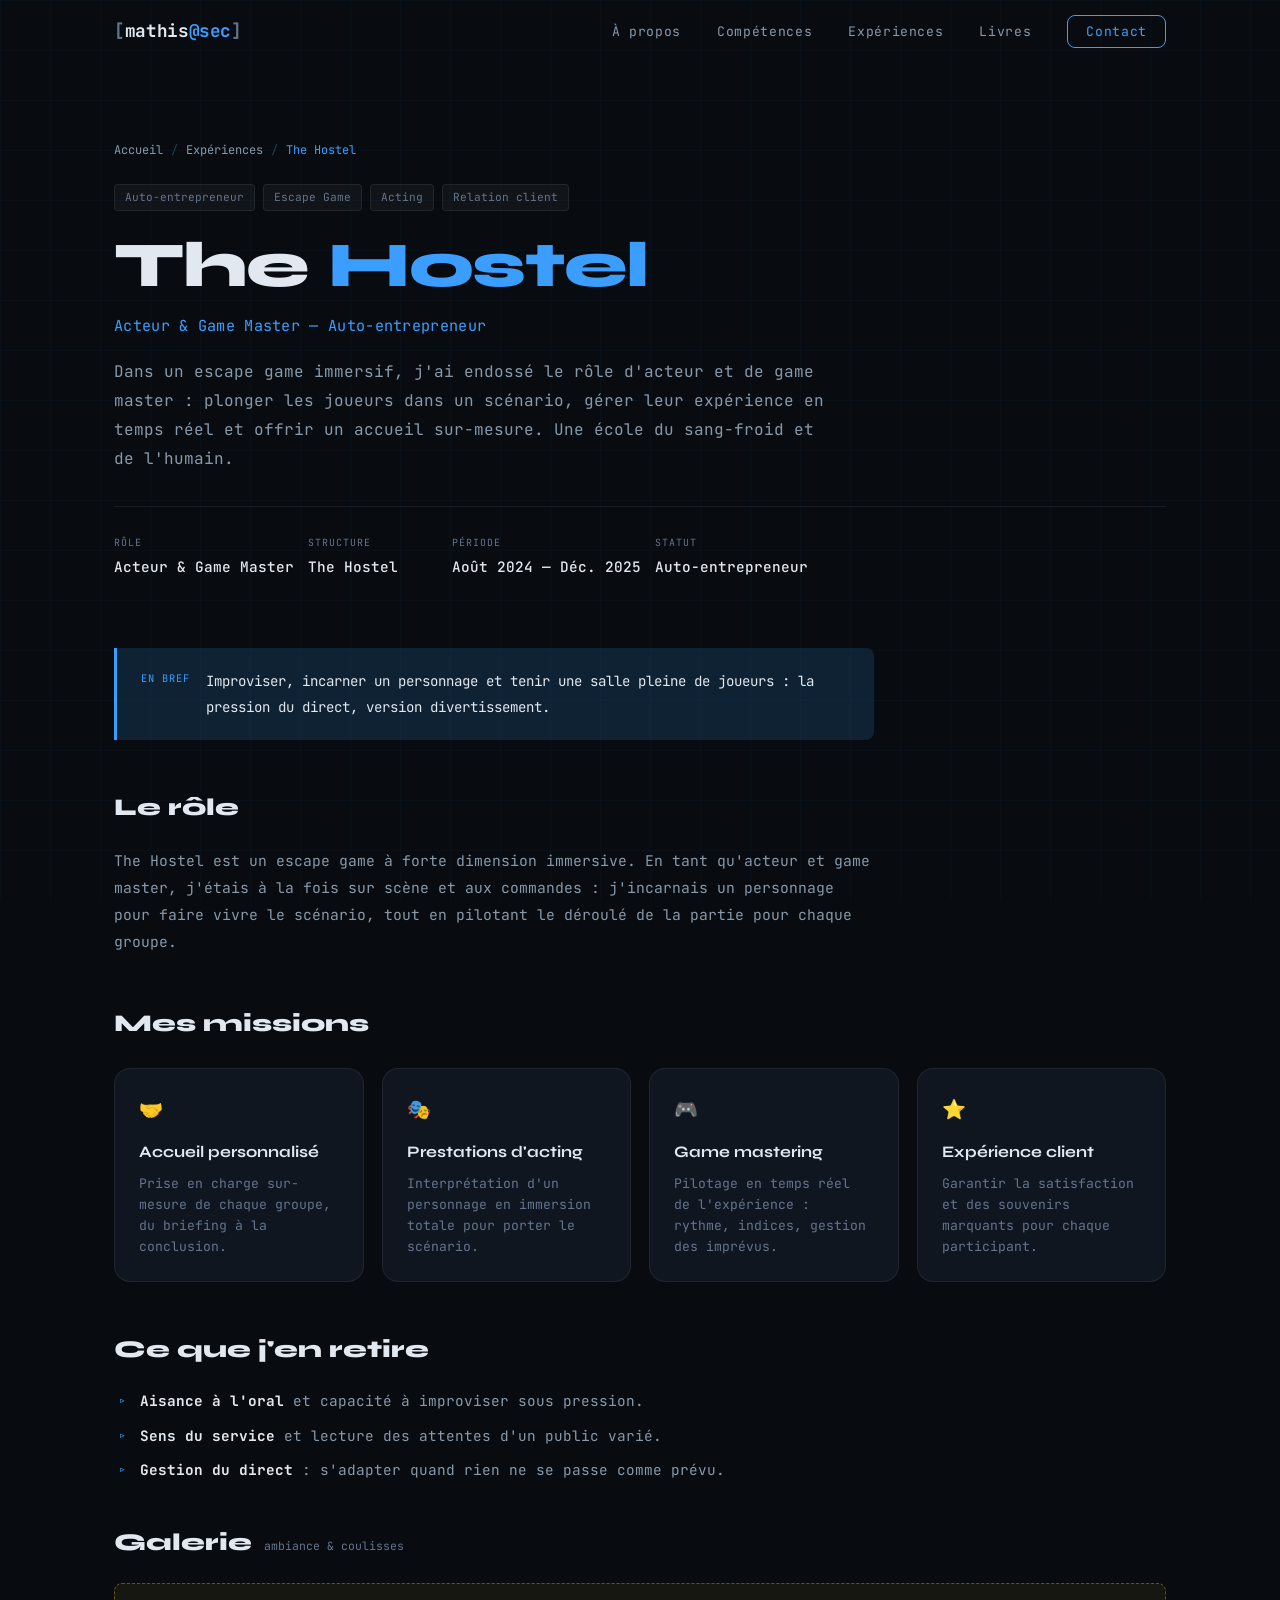
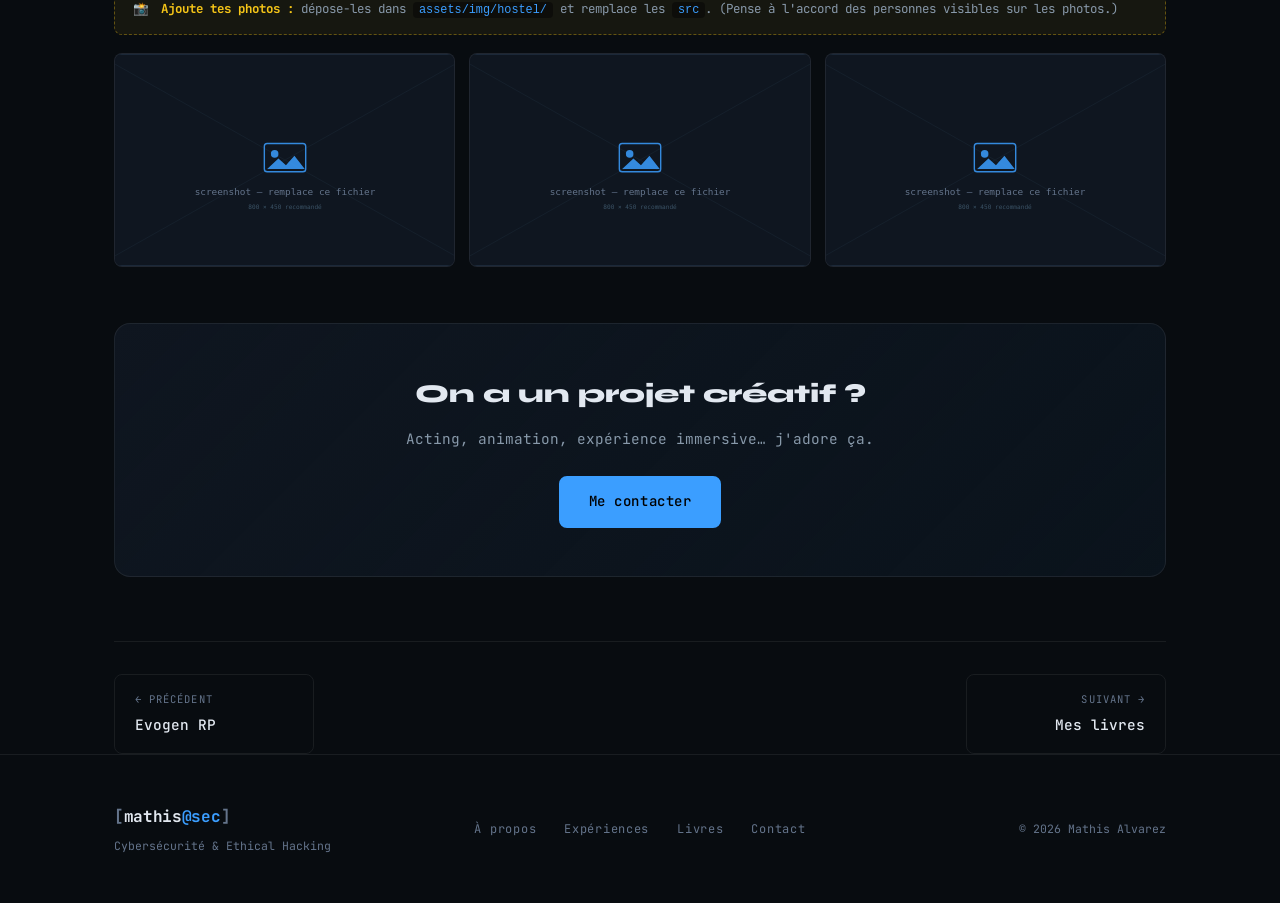
<file: site/experiences/the-hostel.html>
<!DOCTYPE html>
<html lang="fr">
<head>
  <meta charset="UTF-8" />
  <meta name="viewport" content="width=device-width, initial-scale=1.0" />
  <title>The Hostel — Acteur &amp; Game Master | Mathis Alvarez</title>
  <meta name="description" content="The Hostel : escape game où Mathis Alvarez a été acteur et game master en auto-entrepreneur (2024–2025). Acting, immersion et relation client." />
  <link rel="icon" type="image/svg+xml" href="../assets/favicon.svg" />
  <link rel="preconnect" href="https://fonts.googleapis.com" />
  <link rel="preconnect" href="https://fonts.gstatic.com" crossorigin />
  <link href="https://fonts.googleapis.com/css2?family=JetBrains+Mono:wght@300;400;500;700&family=Syne:wght@400;600;700;800&display=swap" rel="stylesheet" />
  <link rel="stylesheet" href="../css/style.css" />
  <link rel="stylesheet" href="../css/pages.css" />
</head>
<body>
  <div class="page-bg"></div>

  <nav id="navbar">
    <div class="nav-inner">
      <a href="../index.html" class="nav-logo">
        <span class="logo-bracket">[</span><span class="logo-text">mathis</span><span class="logo-accent">@sec</span><span class="logo-bracket">]</span>
      </a>
      <ul class="nav-links">
        <li><a href="../index.html#about">À propos</a></li>
        <li><a href="../index.html#skills">Compétences</a></li>
        <li><a href="../index.html#experiences">Expériences</a></li>
        <li><a href="../livres.html">Livres</a></li>
        <li><a href="../index.html#contact" class="nav-cta">Contact</a></li>
      </ul>
      <button class="nav-burger" id="burger" aria-label="Menu"><span></span><span></span><span></span></button>
    </div>
  </nav>
  <div class="mobile-menu" id="mobileMenu">
    <ul>
      <li><a href="../index.html#about" class="mob-link">À propos</a></li>
      <li><a href="../index.html#skills" class="mob-link">Compétences</a></li>
      <li><a href="../index.html#experiences" class="mob-link">Expériences</a></li>
      <li><a href="../livres.html" class="mob-link">Livres</a></li>
      <li><a href="../index.html#contact" class="mob-link">Contact</a></li>
    </ul>
  </div>

  <header class="subhero">
    <div class="container">
      <div class="breadcrumb reveal">
        <a href="../index.html">Accueil</a><span class="sep">/</span>
        <a href="../index.html#experiences">Expériences</a><span class="sep">/</span>
        <span class="current">The Hostel</span>
      </div>
      <div class="subhero-tags reveal">
        <span class="ptag">Auto-entrepreneur</span>
        <span class="ptag">Escape Game</span>
        <span class="ptag">Acting</span>
        <span class="ptag">Relation client</span>
      </div>
      <h1 class="subhero-title reveal delay-1">The <span class="accent">Hostel</span></h1>
      <p class="subhero-role reveal delay-1">Acteur &amp; Game Master — Auto-entrepreneur</p>
      <p class="subhero-lead reveal delay-2">
        Dans un escape game immersif, j'ai endossé le rôle d'acteur et de game master :
        plonger les joueurs dans un scénario, gérer leur expérience en temps réel et
        offrir un accueil sur-mesure. Une école du sang-froid et de l'humain.
      </p>
      <div class="facts reveal delay-2">
        <div class="fact"><span class="f-label">Rôle</span><span class="f-value">Acteur &amp; Game Master</span></div>
        <div class="fact"><span class="f-label">Structure</span><span class="f-value">The Hostel</span></div>
        <div class="fact"><span class="f-label">Période</span><span class="f-value">Août 2024 — Déc. 2025</span></div>
        <div class="fact"><span class="f-label">Statut</span><span class="f-value">Auto-entrepreneur</span></div>
      </div>
    </div>
  </header>

  <main class="container">
    <div class="prose reveal">
      <div class="tldr">
        <span class="tldr-tag">En bref</span>
        <p>Improviser, incarner un personnage et tenir une salle pleine de joueurs : la pression du direct, version divertissement.</p>
      </div>

      <h2>Le rôle</h2>
      <p>The Hostel est un escape game à forte dimension immersive. En tant qu'acteur et game master, j'étais à la fois sur scène et aux commandes : j'incarnais un personnage pour faire vivre le scénario, tout en pilotant le déroulé de la partie pour chaque groupe.</p>

      <h2>Mes missions</h2>
    </div>

    <div class="feature-grid reveal">
      <div class="feature">
        <div class="f-ico">🤝</div>
        <h4>Accueil personnalisé</h4>
        <p>Prise en charge sur-mesure de chaque groupe, du briefing à la conclusion.</p>
      </div>
      <div class="feature">
        <div class="f-ico">🎭</div>
        <h4>Prestations d'acting</h4>
        <p>Interprétation d'un personnage en immersion totale pour porter le scénario.</p>
      </div>
      <div class="feature">
        <div class="f-ico">🎮</div>
        <h4>Game mastering</h4>
        <p>Pilotage en temps réel de l'expérience : rythme, indices, gestion des imprévus.</p>
      </div>
      <div class="feature">
        <div class="f-ico">⭐</div>
        <h4>Expérience client</h4>
        <p>Garantir la satisfaction et des souvenirs marquants pour chaque participant.</p>
      </div>
    </div>

    <div class="prose reveal">
      <h2>Ce que j'en retire</h2>
      <ul>
        <li><strong>Aisance à l'oral</strong> et capacité à improviser sous pression.</li>
        <li><strong>Sens du service</strong> et lecture des attentes d'un public varié.</li>
        <li><strong>Gestion du direct</strong> : s'adapter quand rien ne se passe comme prévu.</li>
      </ul>
    </div>

    <section class="media-block reveal">
      <div class="media-head">
        <h2 class="block-title">Galerie</h2>
        <span class="media-count">ambiance &amp; coulisses</span>
      </div>
      <div class="media-note">
        <span>📸</span>
        <div><b>Ajoute tes photos&nbsp;:</b> dépose-les dans <code>assets/img/hostel/</code> et remplace les <code>src</code>.
        (Pense à l'accord des personnes visibles sur les photos.)</div>
      </div>
      <div class="gallery">
        <div class="gallery-item" data-caption="Décor de l'escape game">
          <img src="../assets/img/placeholder-screen.svg" alt="The Hostel" />
          <span class="cap">Photo 1 — à remplacer</span>
        </div>
        <div class="gallery-item" data-caption="En personnage">
          <img src="../assets/img/placeholder-screen.svg" alt="The Hostel" />
          <span class="cap">Photo 2 — à remplacer</span>
        </div>
        <div class="gallery-item" data-caption="Ambiance immersive">
          <img src="../assets/img/placeholder-screen.svg" alt="The Hostel" />
          <span class="cap">Photo 3 — à remplacer</span>
        </div>
      </div>
    </section>

    <div class="cta-strip reveal">
      <h3>On a un projet créatif ?</h3>
      <p>Acting, animation, expérience immersive… j'adore ça.</p>
      <a href="../index.html#contact" class="btn btn-primary">Me contacter</a>
    </div>

    <nav class="page-nav">
      <a href="evogen-rp.html" class="prev">
        <span class="pn-label">← Précédent</span>
        <span class="pn-title">Evogen RP</span>
      </a>
      <a href="../livres.html" class="next">
        <span class="pn-label">Suivant →</span>
        <span class="pn-title">Mes livres</span>
      </a>
    </nav>
  </main>

  <footer class="footer">
    <div class="container">
      <div class="footer-inner">
        <div class="footer-brand">
          <span class="nav-logo"><span class="logo-bracket">[</span><span class="logo-text">mathis</span><span class="logo-accent">@sec</span><span class="logo-bracket">]</span></span>
          <p>Cybersécurité &amp; Ethical Hacking</p>
        </div>
        <div class="footer-links">
          <a href="../index.html#about">À propos</a>
          <a href="../index.html#experiences">Expériences</a>
          <a href="../livres.html">Livres</a>
          <a href="../index.html#contact">Contact</a>
        </div>
        <div class="footer-copy"><p>&copy; 2026 Mathis Alvarez</p></div>
      </div>
    </div>
  </footer>

  <script src="../js/main.js"></script>
  <script src="../js/pages.js"></script>
</body>
</html>
</file>
<file: nginx/site.bak/css/style.css>
/* ═══════════════════════════════════════════════════════════
   PORTFOLIO — CSS COMPLET
   Stack design: Dark tech / minimaliste / premium
   Fonts: Syne (display) + JetBrains Mono (code)
═══════════════════════════════════════════════════════════ */

/* ─── VARIABLES ─────────────────────────────────────────── */
:root {
  --bg:           #080c10;
  --bg-1:         #0d1117;
  --bg-2:         #111820;
  --bg-card:      #0f1620;
  --border:       rgba(255,255,255,0.07);
  --border-hover: rgba(99,179,237,0.3);
  --text:         #e2e8f0;
  --text-muted:   #64748b;
  --text-dim:     #8899aa;
  --accent:       #3b9eff;
  --accent-dim:   rgba(59,158,255,0.15);
  --accent-glow:  rgba(59,158,255,0.4);
  --green:        #00d68f;
  --red:          #ff5c5c;
  --yellow:       #f5c518;
  --radius:       8px;
  --radius-lg:    16px;
  --transition:   0.3s cubic-bezier(0.4, 0, 0.2, 1);
  --font-display: 'Syne', sans-serif;
  --font-mono:    'JetBrains Mono', monospace;
}

/* ─── RESET ─────────────────────────────────────────────── */
*, *::before, *::after { box-sizing: border-box; margin: 0; padding: 0; }
html { scroll-behavior: smooth; font-size: 16px; }
body {
  background: var(--bg);
  color: var(--text);
  font-family: var(--font-mono);
  line-height: 1.7;
  overflow-x: hidden;
  -webkit-font-smoothing: antialiased;
}
img { max-width: 100%; display: block; }
a { color: var(--accent); text-decoration: none; transition: var(--transition); }
ul { list-style: none; }
button { cursor: pointer; border: none; background: none; font-family: inherit; }
input, textarea { font-family: var(--font-mono); }

/* ─── SCROLLBAR ─────────────────────────────────────────── */
::-webkit-scrollbar { width: 5px; }
::-webkit-scrollbar-track { background: var(--bg); }
::-webkit-scrollbar-thumb { background: var(--accent); border-radius: 4px; }

/* ─── CONTAINER ─────────────────────────────────────────── */
.container {
  max-width: 1100px;
  margin: 0 auto;
  padding: 0 24px;
}

/* ─── SECTION BASE ──────────────────────────────────────── */
.section { padding: 100px 0; }
.section-label {
  font-size: 0.75rem;
  font-family: var(--font-mono);
  color: var(--accent);
  letter-spacing: 0.1em;
  text-transform: uppercase;
  margin-bottom: 16px;
}
.section-title {
  font-family: var(--font-display);
  font-size: clamp(2rem, 5vw, 3rem);
  font-weight: 800;
  line-height: 1.15;
  margin-bottom: 48px;
  color: var(--text);
}
.accent { color: var(--accent); }

/* ─── REVEAL ANIMATIONS ─────────────────────────────────── */
.reveal {
  opacity: 0;
  transform: translateY(30px);
  transition: opacity 0.7s ease, transform 0.7s ease;
}
.reveal.visible {
  opacity: 1;
  transform: translateY(0);
}
.delay-1 { transition-delay: 0.1s; }
.delay-2 { transition-delay: 0.2s; }
.delay-3 { transition-delay: 0.3s; }
.delay-4 { transition-delay: 0.4s; }

/* ─── BUTTONS ───────────────────────────────────────────── */
.btn {
  display: inline-flex;
  align-items: center;
  gap: 8px;
  padding: 12px 28px;
  border-radius: var(--radius);
  font-family: var(--font-mono);
  font-size: 0.875rem;
  font-weight: 500;
  letter-spacing: 0.04em;
  transition: var(--transition);
  cursor: pointer;
}
.btn-primary {
  background: var(--accent);
  color: #000;
  border: 2px solid var(--accent);
}
.btn-primary:hover {
  background: transparent;
  color: var(--accent);
  box-shadow: 0 0 20px var(--accent-glow);
}
.btn-ghost {
  background: transparent;
  color: var(--text);
  border: 2px solid var(--border);
}
.btn-ghost:hover {
  border-color: var(--accent);
  color: var(--accent);
}
.btn-sm { padding: 8px 20px; font-size: 0.8rem; }
.btn-full { width: 100%; justify-content: center; }

/* ════════════════════════════════════════════════════════════
   NAV
════════════════════════════════════════════════════════════ */
#navbar {
  position: fixed;
  top: 0; left: 0; right: 0;
  z-index: 1000;
  padding: 16px 0;
  transition: background 0.4s ease, backdrop-filter 0.4s ease, border-bottom 0.4s;
}
#navbar.scrolled {
  background: rgba(8, 12, 16, 0.85);
  backdrop-filter: blur(16px);
  border-bottom: 1px solid var(--border);
}
.nav-inner {
  max-width: 1100px;
  margin: 0 auto;
  padding: 0 24px;
  display: flex;
  align-items: center;
  justify-content: space-between;
}
.nav-logo {
  font-family: var(--font-mono);
  font-size: 1.1rem;
  font-weight: 700;
  letter-spacing: -0.02em;
  color: var(--text);
}
.logo-bracket { color: var(--text-muted); }
.logo-accent { color: var(--accent); }
.nav-links {
  display: flex;
  align-items: center;
  gap: 36px;
}
.nav-links a {
  font-size: 0.82rem;
  color: var(--text-dim);
  letter-spacing: 0.05em;
  position: relative;
}
.nav-links a::after {
  content: '';
  position: absolute;
  bottom: -3px; left: 0;
  width: 0; height: 1px;
  background: var(--accent);
  transition: width var(--transition);
}
.nav-links a:hover, .nav-links a:hover::after { color: var(--text); width: 100%; }
.nav-cta {
  padding: 7px 18px;
  border: 1px solid var(--accent);
  border-radius: var(--radius);
  color: var(--accent) !important;
}
.nav-cta:hover { background: var(--accent-dim); }
.nav-burger { display: none; flex-direction: column; gap: 5px; padding: 4px; }
.nav-burger span {
  display: block;
  width: 22px; height: 1.5px;
  background: var(--text);
  transition: var(--transition);
}

/* Mobile menu */
.mobile-menu {
  position: fixed;
  top: 0; left: 0; right: 0; bottom: 0;
  background: var(--bg);
  z-index: 999;
  display: flex;
  align-items: center;
  justify-content: center;
  opacity: 0;
  pointer-events: none;
  transition: opacity 0.3s ease;
}
.mobile-menu.open { opacity: 1; pointer-events: all; }
.mobile-menu ul { text-align: center; }
.mobile-menu li { margin: 24px 0; }
.mobile-menu a {
  font-family: var(--font-display);
  font-size: 2rem;
  font-weight: 700;
  color: var(--text);
}
.mobile-menu a:hover { color: var(--accent); }

/* ════════════════════════════════════════════════════════════
   HERO
════════════════════════════════════════════════════════════ */
.hero {
  min-height: 100vh;
  display: grid;
  grid-template-columns: 1fr 1fr;
  align-items: center;
  gap: 60px;
  padding: 120px 24px 80px;
  max-width: 1100px;
  margin: 0 auto;
  position: relative;
}
.hero-bg {
  position: fixed;
  inset: 0;
  z-index: -1;
  overflow: hidden;
}
.grid-overlay {
  position: absolute;
  inset: 0;
  background-image:
    linear-gradient(rgba(59,158,255,0.04) 1px, transparent 1px),
    linear-gradient(90deg, rgba(59,158,255,0.04) 1px, transparent 1px);
  background-size: 50px 50px;
}
.hero-glow {
  position: absolute;
  top: -200px; left: -200px;
  width: 700px; height: 700px;
  background: radial-gradient(circle, rgba(59,158,255,0.06) 0%, transparent 70%);
  border-radius: 50%;
  animation: glow-move 8s ease-in-out infinite alternate;
}
@keyframes glow-move {
  to { transform: translate(200px, 100px); }
}

.hero-tag {
  display: inline-flex;
  align-items: center;
  gap: 8px;
  background: rgba(0,214,143,0.1);
  border: 1px solid rgba(0,214,143,0.25);
  border-radius: 20px;
  padding: 6px 14px;
  font-size: 0.75rem;
  color: var(--green);
  margin-bottom: 24px;
}
.tag-dot {
  width: 6px; height: 6px;
  background: var(--green);
  border-radius: 50%;
  animation: pulse-dot 2s infinite;
}
@keyframes pulse-dot {
  0%, 100% { opacity: 1; }
  50% { opacity: 0.3; }
}
.hero-title {
  font-family: var(--font-display);
  font-size: clamp(2.6rem, 7vw, 4.5rem);
  font-weight: 800;
  line-height: 1.08;
  margin-bottom: 24px;
  letter-spacing: -0.02em;
}
.title-accent { color: var(--accent); }
.hero-subtitle {
  font-size: 0.95rem;
  color: var(--text-dim);
  line-height: 1.8;
  margin-bottom: 36px;
  max-width: 460px;
}
.hero-actions { display: flex; gap: 16px; flex-wrap: wrap; margin-bottom: 48px; }
.hero-stats {
  display: flex;
  align-items: center;
  gap: 24px;
}
.stat { text-align: left; }
.stat-num {
  display: block;
  font-family: var(--font-display);
  font-size: 1.8rem;
  font-weight: 800;
  color: var(--accent);
  line-height: 1;
}
.stat-plus { font-size: 1.2rem; }
.stat-label {
  display: block;
  font-size: 0.7rem;
  color: var(--text-muted);
  letter-spacing: 0.06em;
  margin-top: 4px;
}
.stat-divider {
  width: 1px; height: 40px;
  background: var(--border);
}

/* Terminal */
.hero-terminal {
  background: var(--bg-card);
  border: 1px solid var(--border);
  border-radius: var(--radius-lg);
  overflow: hidden;
  box-shadow: 0 0 40px rgba(59,158,255,0.08), 0 20px 60px rgba(0,0,0,0.5);
}
.terminal-header {
  display: flex;
  align-items: center;
  gap: 6px;
  padding: 12px 16px;
  background: rgba(255,255,255,0.04);
  border-bottom: 1px solid var(--border);
}
.t-dot { width: 10px; height: 10px; border-radius: 50%; }
.t-dot.red { background: var(--red); }
.t-dot.yellow { background: var(--yellow); }
.t-dot.green { background: var(--green); }
.t-title {
  font-size: 0.72rem;
  color: var(--text-muted);
  margin-left: 8px;
}
.terminal-body { padding: 20px; }
.t-line {
  font-family: var(--font-mono);
  font-size: 0.82rem;
  line-height: 2;
  color: var(--text);
}
.t-prompt { color: var(--accent); margin-right: 8px; }
.t-output { color: var(--text-dim); padding-left: 16px; }
.t-accent { color: var(--accent); }
.t-cursor {
  animation: blink 1s step-end infinite;
  color: var(--accent);
}
@keyframes blink { 50% { opacity: 0; } }

/* ════════════════════════════════════════════════════════════
   ABOUT
════════════════════════════════════════════════════════════ */
.about { background: var(--bg-1); }
.about-grid {
  display: grid;
  grid-template-columns: 1fr 380px;
  gap: 64px;
  align-items: start;
}
.about-text p {
  color: var(--text-dim);
  font-size: 0.9rem;
  margin-bottom: 16px;
  max-width: 560px;
}
.about-philosophy {
  margin-top: 32px;
  display: flex;
  gap: 16px;
  padding: 20px;
  border-left: 2px solid var(--accent);
  background: var(--accent-dim);
  border-radius: 0 var(--radius) var(--radius) 0;
}
.phi-icon {
  color: var(--accent);
  font-family: var(--font-mono);
  font-size: 1.2rem;
  flex-shrink: 0;
}
.about-philosophy p {
  color: var(--text-dim);
  font-size: 0.85rem;
  font-style: italic;
  margin: 0;
}
.about-card {
  background: var(--bg-card);
  border: 1px solid var(--border);
  border-radius: var(--radius-lg);
  overflow: hidden;
  position: sticky;
  top: 100px;
}
.card-inner { padding: 0; }
.card-section {
  padding: 20px 24px;
  border-bottom: 1px solid var(--border);
}
.card-section:last-child { border-bottom: none; }
.card-section h4 {
  font-size: 0.7rem;
  color: var(--accent);
  letter-spacing: 0.1em;
  text-transform: uppercase;
  margin-bottom: 12px;
}
.card-section li {
  font-size: 0.82rem;
  color: var(--text-dim);
  padding: 3px 0;
}
.card-section li::before { content: '→ '; color: var(--accent); font-size: 0.7rem; }

/* ════════════════════════════════════════════════════════════
   SKILLS
════════════════════════════════════════════════════════════ */
.skills { background: var(--bg); }
.skills-grid {
  display: grid;
  grid-template-columns: repeat(3, 1fr);
  gap: 24px;
}
.skill-category {
  background: var(--bg-card);
  border: 1px solid var(--border);
  border-radius: var(--radius-lg);
  padding: 24px;
  transition: border-color var(--transition), box-shadow var(--transition);
}
.skill-category:hover {
  border-color: var(--border-hover);
  box-shadow: 0 0 20px rgba(59,158,255,0.06);
}
.cat-title {
  font-family: var(--font-display);
  font-size: 0.9rem;
  font-weight: 700;
  color: var(--text);
  margin-bottom: 16px;
  padding-bottom: 12px;
  border-bottom: 1px solid var(--border);
}
.skill-pills { display: flex; flex-wrap: wrap; gap: 8px; }
.pill {
  display: inline-block;
  background: rgba(59,158,255,0.1);
  border: 1px solid rgba(59,158,255,0.2);
  color: var(--accent);
  padding: 4px 12px;
  border-radius: 20px;
  font-size: 0.72rem;
  letter-spacing: 0.04em;
  transition: var(--transition);
  cursor: default;
}
.pill:hover {
  background: rgba(59,158,255,0.2);
  border-color: var(--accent);
}

/* ════════════════════════════════════════════════════════════
   PROJECTS
════════════════════════════════════════════════════════════ */
.projects { background: var(--bg-1); }
.project-card {
  background: var(--bg-card);
  border: 1px solid var(--border);
  border-radius: var(--radius-lg);
  padding: 40px;
  margin-bottom: 32px;
  transition: border-color var(--transition), box-shadow var(--transition);
}
.project-card:hover {
  border-color: var(--border-hover);
  box-shadow: 0 0 40px rgba(59,158,255,0.07);
}
.project-card.featured {
  border-color: rgba(59,158,255,0.2);
  background: linear-gradient(135deg, var(--bg-card), rgba(59,158,255,0.04));
}
.project-meta {
  display: flex;
  align-items: center;
  gap: 16px;
  margin-bottom: 24px;
}
.project-num {
  font-family: var(--font-mono);
  font-size: 0.72rem;
  color: var(--accent);
  background: var(--accent-dim);
  padding: 4px 10px;
  border-radius: var(--radius);
  border: 1px solid rgba(59,158,255,0.2);
}
.project-tags { display: flex; flex-wrap: wrap; gap: 8px; }
.ptag {
  font-size: 0.7rem;
  color: var(--text-muted);
  background: rgba(255,255,255,0.04);
  border: 1px solid var(--border);
  padding: 3px 10px;
  border-radius: 4px;
}
.project-title {
  font-family: var(--font-display);
  font-size: 1.6rem;
  font-weight: 800;
  color: var(--text);
  margin-bottom: 12px;
  display: flex;
  align-items: center;
  gap: 12px;
}
.featured-badge {
  font-family: var(--font-mono);
  font-size: 0.6rem;
  background: var(--accent);
  color: #000;
  padding: 3px 8px;
  border-radius: 4px;
  letter-spacing: 0.08em;
  text-transform: uppercase;
}
.project-desc {
  color: var(--text-dim);
  font-size: 0.88rem;
  margin-bottom: 24px;
  max-width: 700px;
  line-height: 1.8;
}
.project-highlights { margin-bottom: 24px; }
.highlight {
  display: flex;
  gap: 12px;
  padding: 16px 0;
  border-bottom: 1px solid var(--border);
}
.highlight:last-child { border-bottom: none; }
.h-icon {
  color: var(--accent);
  font-size: 0.6rem;
  margin-top: 5px;
  flex-shrink: 0;
}
.highlight strong {
  display: block;
  font-size: 0.85rem;
  color: var(--text);
  margin-bottom: 4px;
}
.highlight p {
  font-size: 0.8rem;
  color: var(--text-muted);
  margin: 0;
  line-height: 1.6;
}
.project-stats {
  display: flex;
  gap: 32px;
  padding-top: 20px;
  border-top: 1px solid var(--border);
}
.pstat strong {
  display: block;
  font-family: var(--font-display);
  font-size: 1.2rem;
  color: var(--accent);
}
.pstat span {
  font-size: 0.72rem;
  color: var(--text-muted);
  letter-spacing: 0.06em;
}

/* Architecture diagram */
.project-architecture {
  background: rgba(0,0,0,0.3);
  border: 1px solid var(--border);
  border-radius: var(--radius);
  padding: 20px;
  margin-bottom: 24px;
}
.arch-title {
  font-size: 0.7rem;
  color: var(--text-muted);
  letter-spacing: 0.1em;
  text-transform: uppercase;
  margin-bottom: 16px;
}
.arch-diagram {
  display: flex;
  align-items: center;
  gap: 8px;
  flex-wrap: wrap;
  margin-bottom: 12px;
}
.arch-node {
  background: var(--bg-2);
  border: 1px solid var(--border);
  border-radius: var(--radius);
  padding: 6px 14px;
  font-size: 0.75rem;
  color: var(--text-dim);
}
.arch-node.accent { border-color: var(--accent); color: var(--accent); }
.arch-arrow { color: var(--text-muted); font-size: 0.8rem; }
.arch-side {
  display: flex;
  flex-direction: column;
  gap: 4px;
}
.arch-side span {
  font-size: 0.72rem;
  color: var(--text-muted);
}
.arch-side span::before { content: '  ├ '; color: var(--accent); }
.arch-side span:last-child::before { content: '  └ '; }

/* Book card */
.book-layout {
  display: grid;
  grid-template-columns: auto 1fr;
  gap: 40px;
  align-items: center;
}
.book-3d {
  position: relative;
  width: 120px;
  height: 170px;
  transform-style: preserve-3d;
  transform: perspective(600px) rotateY(-20deg);
  transition: transform 0.5s ease;
}
.book-card:hover .book-3d { transform: perspective(600px) rotateY(-5deg); }
.book-face {
  width: 120px;
  height: 170px;
  background: linear-gradient(135deg, #1a2a4a, #0d1a33);
  border-radius: 2px 6px 6px 2px;
  display: flex;
  align-items: center;
  justify-content: center;
  border: 1px solid rgba(59,158,255,0.2);
  box-shadow: 0 10px 40px rgba(0,0,0,0.5), inset 0 1px 0 rgba(255,255,255,0.05);
}
.book-cover-inner { text-align: center; padding: 16px; }
.book-cover-title {
  font-family: var(--font-display);
  font-size: 0.75rem;
  font-weight: 800;
  color: var(--text);
  line-height: 1.3;
  margin-bottom: 8px;
}
.book-cover-sub {
  font-size: 0.55rem;
  color: var(--accent);
  letter-spacing: 0.08em;
  text-transform: uppercase;
}
.book-spine {
  position: absolute;
  left: -12px; top: 0;
  width: 12px; height: 170px;
  background: linear-gradient(to right, #091525, #1a2a4a);
  border-radius: 2px 0 0 2px;
  transform: rotateY(90deg) translateZ(0) translateX(-6px);
  transform-origin: right;
}

/* ════════════════════════════════════════════════════════════
   TIMELINE
════════════════════════════════════════════════════════════ */
.timeline-section { background: var(--bg); }
.timeline { position: relative; padding-left: 32px; }
.timeline::before {
  content: '';
  position: absolute;
  left: 8px; top: 0; bottom: 0;
  width: 1px;
  background: linear-gradient(to bottom, var(--accent), transparent);
}
.tl-item {
  position: relative;
  margin-bottom: 48px;
}
.tl-item:last-child { margin-bottom: 0; }
.tl-dot {
  position: absolute;
  left: -28px;
  top: 6px;
  width: 10px; height: 10px;
  background: var(--accent);
  border-radius: 50%;
  box-shadow: 0 0 12px var(--accent-glow);
}
.tl-date {
  font-size: 0.72rem;
  color: var(--accent);
  letter-spacing: 0.08em;
  margin-bottom: 8px;
}
.tl-content h4 {
  font-family: var(--font-display);
  font-size: 1.1rem;
  font-weight: 700;
  color: var(--text);
  margin-bottom: 8px;
}
.tl-content p {
  font-size: 0.83rem;
  color: var(--text-muted);
  max-width: 560px;
  line-height: 1.7;
}

/* ════════════════════════════════════════════════════════════
   CONTACT
════════════════════════════════════════════════════════════ */
.contact { background: var(--bg-1); }
.contact-grid {
  display: grid;
  grid-template-columns: 1fr 1fr;
  gap: 80px;
  align-items: start;
}
.contact-text p {
  color: var(--text-dim);
  font-size: 0.88rem;
  margin-bottom: 32px;
  max-width: 380px;
  line-height: 1.8;
}
.contact-infos { display: flex; flex-direction: column; gap: 16px; }
.contact-info-item { display: flex; flex-direction: column; gap: 4px; }
.ci-label {
  font-size: 0.65rem;
  color: var(--text-muted);
  letter-spacing: 0.1em;
  text-transform: uppercase;
}
.contact-info-item a {
  font-size: 0.85rem;
  color: var(--text);
}
.contact-info-item a:hover { color: var(--accent); }
.available-badge {
  display: inline-flex;
  align-items: center;
  gap: 6px;
  font-size: 0.82rem;
  color: var(--green);
}
.avail-dot {
  width: 7px; height: 7px;
  background: var(--green);
  border-radius: 50%;
  animation: pulse-dot 2s infinite;
}

/* Form */
.contact-form-wrap {
  background: var(--bg-card);
  border: 1px solid var(--border);
  border-radius: var(--radius-lg);
  padding: 32px;
}
.form-group { margin-bottom: 20px; }
.form-group label {
  display: block;
  font-size: 0.72rem;
  color: var(--text-muted);
  letter-spacing: 0.08em;
  text-transform: uppercase;
  margin-bottom: 8px;
}
.form-group input,
.form-group textarea {
  width: 100%;
  background: rgba(0,0,0,0.3);
  border: 1px solid var(--border);
  border-radius: var(--radius);
  padding: 12px 16px;
  color: var(--text);
  font-size: 0.85rem;
  outline: none;
  transition: border-color var(--transition), box-shadow var(--transition);
}
.form-group input:focus,
.form-group textarea:focus {
  border-color: var(--accent);
  box-shadow: 0 0 0 3px rgba(59,158,255,0.1);
}
.form-group input::placeholder,
.form-group textarea::placeholder { color: var(--text-muted); }
.form-group textarea { resize: vertical; min-height: 120px; }
.form-status {
  margin-top: 16px;
  padding: 12px 16px;
  border-radius: var(--radius);
  font-size: 0.82rem;
  text-align: center;
}
.form-status.success {
  background: rgba(0,214,143,0.1);
  border: 1px solid rgba(0,214,143,0.25);
  color: var(--green);
}
.form-status.error {
  background: rgba(255,92,92,0.1);
  border: 1px solid rgba(255,92,92,0.25);
  color: var(--red);
}

/* ════════════════════════════════════════════════════════════
   FOOTER
════════════════════════════════════════════════════════════ */
.footer {
  background: var(--bg);
  border-top: 1px solid var(--border);
  padding: 48px 0;
}
.footer-inner {
  display: grid;
  grid-template-columns: 1fr auto 1fr;
  align-items: center;
  gap: 32px;
}
.footer-brand .nav-logo { font-size: 1rem; }
.footer-brand p {
  font-size: 0.72rem;
  color: var(--text-muted);
  margin-top: 6px;
}
.footer-links {
  display: flex;
  gap: 28px;
}
.footer-links a {
  font-size: 0.75rem;
  color: var(--text-muted);
  letter-spacing: 0.06em;
}
.footer-links a:hover { color: var(--accent); }
.footer-copy { text-align: right; }
.footer-copy p {
  font-size: 0.72rem;
  color: var(--text-muted);
  line-height: 1.8;
}

/* ════════════════════════════════════════════════════════════
   RESPONSIVE
════════════════════════════════════════════════════════════ */
@media (max-width: 900px) {
  .hero {
    grid-template-columns: 1fr;
    text-align: left;
    padding-top: 100px;
  }
  .hero-terminal { display: none; }
  .about-grid { grid-template-columns: 1fr; }
  .about-card { position: static; }
  .skills-grid { grid-template-columns: repeat(2, 1fr); }
  .contact-grid { grid-template-columns: 1fr; gap: 40px; }
  .footer-inner { grid-template-columns: 1fr; text-align: center; gap: 20px; }
  .footer-copy { text-align: center; }
  .footer-links { justify-content: center; }
}

@media (max-width: 600px) {
  .section { padding: 70px 0; }
  .nav-links { display: none; }
  .nav-burger { display: flex; }
  .skills-grid { grid-template-columns: 1fr; }
  .project-card { padding: 24px; }
  .book-layout { grid-template-columns: 1fr; text-align: center; }
  .hero-stats { flex-wrap: wrap; gap: 16px; }
  .stat-divider { display: none; }
  .hero-actions { flex-direction: column; }
  .btn { width: 100%; justify-content: center; }
}
</file>
<file: site/css/style.css>
/* ═══════════════════════════════════════════════════════════
   PORTFOLIO — CSS COMPLET
   Stack design: Dark tech / minimaliste / premium
   Fonts: Syne (display) + JetBrains Mono (code)
═══════════════════════════════════════════════════════════ */

/* ─── VARIABLES ─────────────────────────────────────────── */
:root {
  --bg:           #080c10;
  --bg-1:         #0d1117;
  --bg-2:         #111820;
  --bg-card:      #0f1620;
  --border:       rgba(255,255,255,0.07);
  --border-hover: rgba(99,179,237,0.3);
  --text:         #e2e8f0;
  --text-muted:   #64748b;
  --text-dim:     #8899aa;
  --accent:       #3b9eff;
  --accent-dim:   rgba(59,158,255,0.15);
  --accent-glow:  rgba(59,158,255,0.4);
  --green:        #00d68f;
  --red:          #ff5c5c;
  --yellow:       #f5c518;
  --radius:       8px;
  --radius-lg:    16px;
  --transition:   0.3s cubic-bezier(0.4, 0, 0.2, 1);
  --font-display: 'Syne', sans-serif;
  --font-mono:    'JetBrains Mono', monospace;
}

/* ─── RESET ─────────────────────────────────────────────── */
*, *::before, *::after { box-sizing: border-box; margin: 0; padding: 0; }
html { scroll-behavior: smooth; font-size: 16px; }
body {
  background: var(--bg);
  color: var(--text);
  font-family: var(--font-mono);
  line-height: 1.7;
  overflow-x: hidden;
  -webkit-font-smoothing: antialiased;
}
img { max-width: 100%; display: block; }
a { color: var(--accent); text-decoration: none; transition: var(--transition); }
ul { list-style: none; }
button { cursor: pointer; border: none; background: none; font-family: inherit; }
input, textarea { font-family: var(--font-mono); }

/* ─── SCROLLBAR ─────────────────────────────────────────── */
::-webkit-scrollbar { width: 5px; }
::-webkit-scrollbar-track { background: var(--bg); }
::-webkit-scrollbar-thumb { background: var(--accent); border-radius: 4px; }

/* ─── CONTAINER ─────────────────────────────────────────── */
.container {
  max-width: 1100px;
  margin: 0 auto;
  padding: 0 24px;
}

/* ─── SECTION BASE ──────────────────────────────────────── */
.section { padding: 100px 0; }
.section-label {
  font-size: 0.75rem;
  font-family: var(--font-mono);
  color: var(--accent);
  letter-spacing: 0.1em;
  text-transform: uppercase;
  margin-bottom: 16px;
}
.section-title {
  font-family: var(--font-display);
  font-size: clamp(2rem, 5vw, 3rem);
  font-weight: 800;
  line-height: 1.15;
  margin-bottom: 48px;
  color: var(--text);
}
.accent { color: var(--accent); }

/* ─── REVEAL ANIMATIONS ─────────────────────────────────── */
.reveal {
  opacity: 0;
  transform: translateY(30px);
  transition: opacity 0.7s ease, transform 0.7s ease;
}
.reveal.visible {
  opacity: 1;
  transform: translateY(0);
}
.delay-1 { transition-delay: 0.1s; }
.delay-2 { transition-delay: 0.2s; }
.delay-3 { transition-delay: 0.3s; }
.delay-4 { transition-delay: 0.4s; }

/* ─── BUTTONS ───────────────────────────────────────────── */
.btn {
  display: inline-flex;
  align-items: center;
  gap: 8px;
  padding: 12px 28px;
  border-radius: var(--radius);
  font-family: var(--font-mono);
  font-size: 0.875rem;
  font-weight: 500;
  letter-spacing: 0.04em;
  transition: var(--transition);
  cursor: pointer;
}
.btn-primary {
  background: var(--accent);
  color: #000;
  border: 2px solid var(--accent);
}
.btn-primary:hover {
  background: transparent;
  color: var(--accent);
  box-shadow: 0 0 20px var(--accent-glow);
}
.btn-ghost {
  background: transparent;
  color: var(--text);
  border: 2px solid var(--border);
}
.btn-ghost:hover {
  border-color: var(--accent);
  color: var(--accent);
}
.btn-sm { padding: 8px 20px; font-size: 0.8rem; }
.btn-full { width: 100%; justify-content: center; }

/* ════════════════════════════════════════════════════════════
   NAV
════════════════════════════════════════════════════════════ */
#navbar {
  position: fixed;
  top: 0; left: 0; right: 0;
  z-index: 1000;
  padding: 16px 0;
  transition: background 0.4s ease, backdrop-filter 0.4s ease, border-bottom 0.4s;
}
#navbar.scrolled {
  background: rgba(8, 12, 16, 0.85);
  backdrop-filter: blur(16px);
  border-bottom: 1px solid var(--border);
}
.nav-inner {
  max-width: 1100px;
  margin: 0 auto;
  padding: 0 24px;
  display: flex;
  align-items: center;
  justify-content: space-between;
}
.nav-logo {
  font-family: var(--font-mono);
  font-size: 1.1rem;
  font-weight: 700;
  letter-spacing: -0.02em;
  color: var(--text);
}
.logo-bracket { color: var(--text-muted); }
.logo-accent { color: var(--accent); }
.nav-links {
  display: flex;
  align-items: center;
  gap: 36px;
}
.nav-links a {
  font-size: 0.82rem;
  color: var(--text-dim);
  letter-spacing: 0.05em;
  position: relative;
}
.nav-links a::after {
  content: '';
  position: absolute;
  bottom: -3px; left: 0;
  width: 0; height: 1px;
  background: var(--accent);
  transition: width var(--transition);
}
.nav-links a:hover, .nav-links a:hover::after { color: var(--text); width: 100%; }
.nav-cta {
  padding: 7px 18px;
  border: 1px solid var(--accent);
  border-radius: var(--radius);
  color: var(--accent) !important;
}
.nav-cta:hover { background: var(--accent-dim); }
.nav-burger { display: none; flex-direction: column; gap: 5px; padding: 4px; }
.nav-burger span {
  display: block;
  width: 22px; height: 1.5px;
  background: var(--text);
  transition: var(--transition);
}

/* Mobile menu */
.mobile-menu {
  position: fixed;
  top: 0; left: 0; right: 0; bottom: 0;
  background: var(--bg);
  z-index: 999;
  display: flex;
  align-items: center;
  justify-content: center;
  opacity: 0;
  pointer-events: none;
  transition: opacity 0.3s ease;
}
.mobile-menu.open { opacity: 1; pointer-events: all; }
.mobile-menu ul { text-align: center; }
.mobile-menu li { margin: 24px 0; }
.mobile-menu a {
  font-family: var(--font-display);
  font-size: 2rem;
  font-weight: 700;
  color: var(--text);
}
.mobile-menu a:hover { color: var(--accent); }

/* ════════════════════════════════════════════════════════════
   HERO
════════════════════════════════════════════════════════════ */
.hero {
  min-height: 100vh;
  display: grid;
  grid-template-columns: 1fr 1fr;
  align-items: center;
  gap: 60px;
  padding: 120px 24px 80px;
  max-width: 1100px;
  margin: 0 auto;
  position: relative;
}
.hero-bg {
  position: fixed;
  inset: 0;
  z-index: -1;
  overflow: hidden;
}
.grid-overlay {
  position: absolute;
  inset: 0;
  background-image:
    linear-gradient(rgba(59,158,255,0.04) 1px, transparent 1px),
    linear-gradient(90deg, rgba(59,158,255,0.04) 1px, transparent 1px);
  background-size: 50px 50px;
}
.hero-glow {
  position: absolute;
  top: -200px; left: -200px;
  width: 700px; height: 700px;
  background: radial-gradient(circle, rgba(59,158,255,0.06) 0%, transparent 70%);
  border-radius: 50%;
  animation: glow-move 8s ease-in-out infinite alternate;
}
@keyframes glow-move {
  to { transform: translate(200px, 100px); }
}

.hero-tag {
  display: inline-flex;
  align-items: center;
  gap: 8px;
  background: rgba(0,214,143,0.1);
  border: 1px solid rgba(0,214,143,0.25);
  border-radius: 20px;
  padding: 6px 14px;
  font-size: 0.75rem;
  color: var(--green);
  margin-bottom: 24px;
}
.tag-dot {
  width: 6px; height: 6px;
  background: var(--green);
  border-radius: 50%;
  animation: pulse-dot 2s infinite;
}
@keyframes pulse-dot {
  0%, 100% { opacity: 1; }
  50% { opacity: 0.3; }
}
.hero-title {
  font-family: var(--font-display);
  font-size: clamp(2.6rem, 7vw, 4.5rem);
  font-weight: 800;
  line-height: 1.08;
  margin-bottom: 24px;
  letter-spacing: -0.02em;
}
.title-accent { color: var(--accent); }
.hero-subtitle {
  font-size: 0.95rem;
  color: var(--text-dim);
  line-height: 1.8;
  margin-bottom: 36px;
  max-width: 460px;
}
.hero-actions { display: flex; gap: 16px; flex-wrap: wrap; margin-bottom: 48px; }
.hero-stats {
  display: flex;
  align-items: center;
  gap: 24px;
}
.stat { text-align: left; }
.stat-num {
  display: block;
  font-family: var(--font-display);
  font-size: 1.8rem;
  font-weight: 800;
  color: var(--accent);
  line-height: 1;
}
.stat-plus { font-size: 1.2rem; }
.stat-label {
  display: block;
  font-size: 0.7rem;
  color: var(--text-muted);
  letter-spacing: 0.06em;
  margin-top: 4px;
}
.stat-divider {
  width: 1px; height: 40px;
  background: var(--border);
}

/* Terminal */
.hero-terminal {
  background: var(--bg-card);
  border: 1px solid var(--border);
  border-radius: var(--radius-lg);
  overflow: hidden;
  box-shadow: 0 0 40px rgba(59,158,255,0.08), 0 20px 60px rgba(0,0,0,0.5);
}
.terminal-header {
  display: flex;
  align-items: center;
  gap: 6px;
  padding: 12px 16px;
  background: rgba(255,255,255,0.04);
  border-bottom: 1px solid var(--border);
}
.t-dot { width: 10px; height: 10px; border-radius: 50%; }
.t-dot.red { background: var(--red); }
.t-dot.yellow { background: var(--yellow); }
.t-dot.green { background: var(--green); }
.t-title {
  font-size: 0.72rem;
  color: var(--text-muted);
  margin-left: 8px;
}
.terminal-body { padding: 20px; }
.t-line {
  font-family: var(--font-mono);
  font-size: 0.82rem;
  line-height: 2;
  color: var(--text);
}
.t-prompt { color: var(--accent); margin-right: 8px; }
.t-output { color: var(--text-dim); padding-left: 16px; }
.t-accent { color: var(--accent); }
.t-cursor {
  animation: blink 1s step-end infinite;
  color: var(--accent);
}
@keyframes blink { 50% { opacity: 0; } }

/* ════════════════════════════════════════════════════════════
   ABOUT
════════════════════════════════════════════════════════════ */
.about { background: var(--bg-1); }
.about-grid {
  display: grid;
  grid-template-columns: 1fr 380px;
  gap: 64px;
  align-items: start;
}
.about-text p {
  color: var(--text-dim);
  font-size: 0.9rem;
  margin-bottom: 16px;
  max-width: 560px;
}
.about-philosophy {
  margin-top: 32px;
  display: flex;
  gap: 16px;
  padding: 20px;
  border-left: 2px solid var(--accent);
  background: var(--accent-dim);
  border-radius: 0 var(--radius) var(--radius) 0;
}
.phi-icon {
  color: var(--accent);
  font-family: var(--font-mono);
  font-size: 1.2rem;
  flex-shrink: 0;
}
.about-philosophy p {
  color: var(--text-dim);
  font-size: 0.85rem;
  font-style: italic;
  margin: 0;
}
.about-card {
  background: var(--bg-card);
  border: 1px solid var(--border);
  border-radius: var(--radius-lg);
  overflow: hidden;
  position: sticky;
  top: 100px;
}
.card-inner { padding: 0; }
.card-section {
  padding: 20px 24px;
  border-bottom: 1px solid var(--border);
}
.card-section:last-child { border-bottom: none; }
.card-section h4 {
  font-size: 0.7rem;
  color: var(--accent);
  letter-spacing: 0.1em;
  text-transform: uppercase;
  margin-bottom: 12px;
}
.card-section li {
  font-size: 0.82rem;
  color: var(--text-dim);
  padding: 3px 0;
}
.card-section li::before { content: '→ '; color: var(--accent); font-size: 0.7rem; }

/* ════════════════════════════════════════════════════════════
   SKILLS
════════════════════════════════════════════════════════════ */
.skills { background: var(--bg); }
.skills-grid {
  display: grid;
  grid-template-columns: repeat(3, 1fr);
  gap: 24px;
}
.skill-category {
  background: var(--bg-card);
  border: 1px solid var(--border);
  border-radius: var(--radius-lg);
  padding: 24px;
  transition: border-color var(--transition), box-shadow var(--transition);
}
.skill-category:hover {
  border-color: var(--border-hover);
  box-shadow: 0 0 20px rgba(59,158,255,0.06);
}
.cat-title {
  font-family: var(--font-display);
  font-size: 0.9rem;
  font-weight: 700;
  color: var(--text);
  margin-bottom: 16px;
  padding-bottom: 12px;
  border-bottom: 1px solid var(--border);
}
.skill-pills { display: flex; flex-wrap: wrap; gap: 8px; }
.pill {
  display: inline-block;
  background: rgba(59,158,255,0.1);
  border: 1px solid rgba(59,158,255,0.2);
  color: var(--accent);
  padding: 4px 12px;
  border-radius: 20px;
  font-size: 0.72rem;
  letter-spacing: 0.04em;
  transition: var(--transition);
  cursor: default;
}
.pill:hover {
  background: rgba(59,158,255,0.2);
  border-color: var(--accent);
}

/* ════════════════════════════════════════════════════════════
   PROJECTS
════════════════════════════════════════════════════════════ */
.projects { background: var(--bg-1); }
.project-card {
  background: var(--bg-card);
  border: 1px solid var(--border);
  border-radius: var(--radius-lg);
  padding: 40px;
  margin-bottom: 32px;
  transition: border-color var(--transition), box-shadow var(--transition);
}
.project-card:hover {
  border-color: var(--border-hover);
  box-shadow: 0 0 40px rgba(59,158,255,0.07);
}
.project-card.featured {
  border-color: rgba(59,158,255,0.2);
  background: linear-gradient(135deg, var(--bg-card), rgba(59,158,255,0.04));
}
.project-meta {
  display: flex;
  align-items: center;
  gap: 16px;
  margin-bottom: 24px;
}
.project-num {
  font-family: var(--font-mono);
  font-size: 0.72rem;
  color: var(--accent);
  background: var(--accent-dim);
  padding: 4px 10px;
  border-radius: var(--radius);
  border: 1px solid rgba(59,158,255,0.2);
}
.project-tags { display: flex; flex-wrap: wrap; gap: 8px; }
.ptag {
  font-size: 0.7rem;
  color: var(--text-muted);
  background: rgba(255,255,255,0.04);
  border: 1px solid var(--border);
  padding: 3px 10px;
  border-radius: 4px;
}
.project-title {
  font-family: var(--font-display);
  font-size: 1.6rem;
  font-weight: 800;
  color: var(--text);
  margin-bottom: 12px;
  display: flex;
  align-items: center;
  gap: 12px;
}
.featured-badge {
  font-family: var(--font-mono);
  font-size: 0.6rem;
  background: var(--accent);
  color: #000;
  padding: 3px 8px;
  border-radius: 4px;
  letter-spacing: 0.08em;
  text-transform: uppercase;
}
.project-desc {
  color: var(--text-dim);
  font-size: 0.88rem;
  margin-bottom: 24px;
  max-width: 700px;
  line-height: 1.8;
}
.project-highlights { margin-bottom: 24px; }
.highlight {
  display: flex;
  gap: 12px;
  padding: 16px 0;
  border-bottom: 1px solid var(--border);
}
.highlight:last-child { border-bottom: none; }
.h-icon {
  color: var(--accent);
  font-size: 0.6rem;
  margin-top: 5px;
  flex-shrink: 0;
}
.highlight strong {
  display: block;
  font-size: 0.85rem;
  color: var(--text);
  margin-bottom: 4px;
}
.highlight p {
  font-size: 0.8rem;
  color: var(--text-muted);
  margin: 0;
  line-height: 1.6;
}
.project-stats {
  display: flex;
  gap: 32px;
  padding-top: 20px;
  border-top: 1px solid var(--border);
}
.pstat strong {
  display: block;
  font-family: var(--font-display);
  font-size: 1.2rem;
  color: var(--accent);
}
.pstat span {
  font-size: 0.72rem;
  color: var(--text-muted);
  letter-spacing: 0.06em;
}

/* Architecture diagram */
.project-architecture {
  background: rgba(0,0,0,0.3);
  border: 1px solid var(--border);
  border-radius: var(--radius);
  padding: 20px;
  margin-bottom: 24px;
}
.arch-title {
  font-size: 0.7rem;
  color: var(--text-muted);
  letter-spacing: 0.1em;
  text-transform: uppercase;
  margin-bottom: 16px;
}
.arch-diagram {
  display: flex;
  align-items: center;
  gap: 8px;
  flex-wrap: wrap;
  margin-bottom: 12px;
}
.arch-node {
  background: var(--bg-2);
  border: 1px solid var(--border);
  border-radius: var(--radius);
  padding: 6px 14px;
  font-size: 0.75rem;
  color: var(--text-dim);
}
.arch-node.accent { border-color: var(--accent); color: var(--accent); }
.arch-arrow { color: var(--text-muted); font-size: 0.8rem; }
.arch-side {
  display: flex;
  flex-direction: column;
  gap: 4px;
}
.arch-side span {
  font-size: 0.72rem;
  color: var(--text-muted);
}
.arch-side span::before { content: '  ├ '; color: var(--accent); }
.arch-side span:last-child::before { content: '  └ '; }

/* Book card */
.book-layout {
  display: grid;
  grid-template-columns: auto 1fr;
  gap: 40px;
  align-items: center;
}
.book-3d {
  position: relative;
  width: 120px;
  height: 170px;
  transform-style: preserve-3d;
  transform: perspective(600px) rotateY(-20deg);
  transition: transform 0.5s ease;
}
.book-card:hover .book-3d { transform: perspective(600px) rotateY(-5deg); }
.book-face {
  width: 120px;
  height: 170px;
  background: linear-gradient(135deg, #1a2a4a, #0d1a33);
  border-radius: 2px 6px 6px 2px;
  display: flex;
  align-items: center;
  justify-content: center;
  border: 1px solid rgba(59,158,255,0.2);
  box-shadow: 0 10px 40px rgba(0,0,0,0.5), inset 0 1px 0 rgba(255,255,255,0.05);
}
.book-cover-inner { text-align: center; padding: 16px; }
.book-cover-title {
  font-family: var(--font-display);
  font-size: 0.75rem;
  font-weight: 800;
  color: var(--text);
  line-height: 1.3;
  margin-bottom: 8px;
}
.book-cover-sub {
  font-size: 0.55rem;
  color: var(--accent);
  letter-spacing: 0.08em;
  text-transform: uppercase;
}
.book-spine {
  position: absolute;
  left: -12px; top: 0;
  width: 12px; height: 170px;
  background: linear-gradient(to right, #091525, #1a2a4a);
  border-radius: 2px 0 0 2px;
  transform: rotateY(90deg) translateZ(0) translateX(-6px);
  transform-origin: right;
}

/* ════════════════════════════════════════════════════════════
   TIMELINE
════════════════════════════════════════════════════════════ */
.timeline-section { background: var(--bg); }
.timeline { position: relative; padding-left: 32px; }
.timeline::before {
  content: '';
  position: absolute;
  left: 8px; top: 0; bottom: 0;
  width: 1px;
  background: linear-gradient(to bottom, var(--accent), transparent);
}
.tl-item {
  position: relative;
  margin-bottom: 48px;
}
.tl-item:last-child { margin-bottom: 0; }
.tl-dot {
  position: absolute;
  left: -28px;
  top: 6px;
  width: 10px; height: 10px;
  background: var(--accent);
  border-radius: 50%;
  box-shadow: 0 0 12px var(--accent-glow);
}
.tl-date {
  font-size: 0.72rem;
  color: var(--accent);
  letter-spacing: 0.08em;
  margin-bottom: 8px;
}
.tl-content h4 {
  font-family: var(--font-display);
  font-size: 1.1rem;
  font-weight: 700;
  color: var(--text);
  margin-bottom: 8px;
}
.tl-content p {
  font-size: 0.83rem;
  color: var(--text-muted);
  max-width: 560px;
  line-height: 1.7;
}

/* ════════════════════════════════════════════════════════════
   CONTACT
════════════════════════════════════════════════════════════ */
.contact { background: var(--bg-1); }
.contact-grid {
  display: grid;
  grid-template-columns: 1fr 1fr;
  gap: 80px;
  align-items: start;
}
.contact-text p {
  color: var(--text-dim);
  font-size: 0.88rem;
  margin-bottom: 32px;
  max-width: 380px;
  line-height: 1.8;
}
.contact-infos { display: flex; flex-direction: column; gap: 16px; }
.contact-info-item { display: flex; flex-direction: column; gap: 4px; }
.ci-label {
  font-size: 0.65rem;
  color: var(--text-muted);
  letter-spacing: 0.1em;
  text-transform: uppercase;
}
.contact-info-item a {
  font-size: 0.85rem;
  color: var(--text);
}
.contact-info-item a:hover { color: var(--accent); }
.available-badge {
  display: inline-flex;
  align-items: center;
  gap: 6px;
  font-size: 0.82rem;
  color: var(--green);
}
.avail-dot {
  width: 7px; height: 7px;
  background: var(--green);
  border-radius: 50%;
  animation: pulse-dot 2s infinite;
}

/* Form */
.contact-form-wrap {
  background: var(--bg-card);
  border: 1px solid var(--border);
  border-radius: var(--radius-lg);
  padding: 32px;
}
.form-group { margin-bottom: 20px; }
.form-group label {
  display: block;
  font-size: 0.72rem;
  color: var(--text-muted);
  letter-spacing: 0.08em;
  text-transform: uppercase;
  margin-bottom: 8px;
}
.form-group input,
.form-group textarea {
  width: 100%;
  background: rgba(0,0,0,0.3);
  border: 1px solid var(--border);
  border-radius: var(--radius);
  padding: 12px 16px;
  color: var(--text);
  font-size: 0.85rem;
  outline: none;
  transition: border-color var(--transition), box-shadow var(--transition);
}
.form-group input:focus,
.form-group textarea:focus {
  border-color: var(--accent);
  box-shadow: 0 0 0 3px rgba(59,158,255,0.1);
}
.form-group input::placeholder,
.form-group textarea::placeholder { color: var(--text-muted); }
.form-group textarea { resize: vertical; min-height: 120px; }
.form-status {
  margin-top: 16px;
  padding: 12px 16px;
  border-radius: var(--radius);
  font-size: 0.82rem;
  text-align: center;
}
.form-status.success {
  background: rgba(0,214,143,0.1);
  border: 1px solid rgba(0,214,143,0.25);
  color: var(--green);
}
.form-status.error {
  background: rgba(255,92,92,0.1);
  border: 1px solid rgba(255,92,92,0.25);
  color: var(--red);
}

/* ════════════════════════════════════════════════════════════
   FOOTER
════════════════════════════════════════════════════════════ */
.footer {
  background: var(--bg);
  border-top: 1px solid var(--border);
  padding: 48px 0;
}
.footer-inner {
  display: grid;
  grid-template-columns: 1fr auto 1fr;
  align-items: center;
  gap: 32px;
}
.footer-brand .nav-logo { font-size: 1rem; }
.footer-brand p {
  font-size: 0.72rem;
  color: var(--text-muted);
  margin-top: 6px;
}
.footer-links {
  display: flex;
  gap: 28px;
}
.footer-links a {
  font-size: 0.75rem;
  color: var(--text-muted);
  letter-spacing: 0.06em;
}
.footer-links a:hover { color: var(--accent); }
.footer-copy { text-align: right; }
.footer-copy p {
  font-size: 0.72rem;
  color: var(--text-muted);
  line-height: 1.8;
}

/* ════════════════════════════════════════════════════════════
   RESPONSIVE
════════════════════════════════════════════════════════════ */
@media (max-width: 900px) {
  .hero {
    grid-template-columns: 1fr;
    text-align: left;
    padding-top: 100px;
  }
  .hero-terminal { display: none; }
  .about-grid { grid-template-columns: 1fr; }
  .about-card { position: static; }
  .skills-grid { grid-template-columns: repeat(2, 1fr); }
  .contact-grid { grid-template-columns: 1fr; gap: 40px; }
  .footer-inner { grid-template-columns: 1fr; text-align: center; gap: 20px; }
  .footer-copy { text-align: center; }
  .footer-links { justify-content: center; }
}

@media (max-width: 600px) {
  .section { padding: 70px 0; }
  .nav-links { display: none; }
  .nav-burger { display: flex; }
  .skills-grid { grid-template-columns: 1fr; }
  .project-card { padding: 24px; }
  .book-layout { grid-template-columns: 1fr; text-align: center; }
  .hero-stats { flex-wrap: wrap; gap: 16px; }
  .stat-divider { display: none; }
  .hero-actions { flex-direction: column; }
  .btn { width: 100%; justify-content: center; }
}
</file>
<file: site/css/pages.css>
/* ═══════════════════════════════════════════════════════════
   PAGES.CSS — Composants des pages dédiées (expériences, livres)
   Étend style.css : galeries, lightbox, vidéos, étagère de livres,
   blocs de contenu, hero de sous-page.
   Réutilise les variables :root définies dans style.css.
═══════════════════════════════════════════════════════════ */

/* ─── BREADCRUMB + BACK LINK ─────────────────────────────── */
.breadcrumb {
  display: flex;
  align-items: center;
  gap: 8px;
  font-size: 0.75rem;
  color: var(--text-muted);
  margin-bottom: 24px;
  flex-wrap: wrap;
}
.breadcrumb a { color: var(--text-dim); }
.breadcrumb a:hover { color: var(--accent); }
.breadcrumb .sep { color: var(--border-hover); }
.breadcrumb .current { color: var(--accent); }

.back-link {
  display: inline-flex;
  align-items: center;
  gap: 8px;
  font-size: 0.8rem;
  color: var(--text-dim);
}
.back-link:hover { color: var(--accent); }

/* ─── SUB-PAGE HERO ──────────────────────────────────────── */
.subhero {
  padding: 140px 0 60px;
  position: relative;
}
.subhero-tags {
  display: flex;
  flex-wrap: wrap;
  gap: 8px;
  margin-bottom: 20px;
}
.subhero-title {
  font-family: var(--font-display);
  font-size: clamp(2.2rem, 6vw, 4rem);
  font-weight: 800;
  line-height: 1.08;
  letter-spacing: -0.02em;
  margin-bottom: 12px;
}
.subhero-role {
  font-size: 0.95rem;
  color: var(--accent);
  margin-bottom: 20px;
  letter-spacing: 0.02em;
}
.subhero-lead {
  font-size: 1rem;
  color: var(--text-dim);
  max-width: 720px;
  line-height: 1.8;
}

/* ─── FACT ROW (dates, lieu, rôle...) ────────────────────── */
.facts {
  display: flex;
  flex-wrap: wrap;
  gap: 14px;
  margin-top: 32px;
  padding-top: 28px;
  border-top: 1px solid var(--border);
}
.fact {
  display: flex;
  flex-direction: column;
  gap: 4px;
  min-width: 130px;
}
.fact .f-label {
  font-size: 0.62rem;
  text-transform: uppercase;
  letter-spacing: 0.1em;
  color: var(--text-muted);
}
.fact .f-value {
  font-size: 0.9rem;
  color: var(--text);
  font-weight: 500;
}

/* ─── CONTENT PROSE / BLOCKS ─────────────────────────────── */
.prose { max-width: 760px; }
.prose h2,
.block-title {
  font-family: var(--font-display);
  font-size: 1.5rem;
  font-weight: 800;
  color: var(--text);
  margin: 48px 0 18px;
}
.prose h3 {
  font-family: var(--font-display);
  font-size: 1.1rem;
  font-weight: 700;
  color: var(--text);
  margin: 28px 0 12px;
}
.prose p,
.block p {
  color: var(--text-dim);
  font-size: 0.92rem;
  line-height: 1.85;
  margin-bottom: 16px;
}
.prose ul { margin: 0 0 20px; padding-left: 4px; }
.prose li {
  position: relative;
  padding-left: 22px;
  margin-bottom: 10px;
  font-size: 0.9rem;
  color: var(--text-dim);
  line-height: 1.7;
}
.prose li::before {
  content: '▹';
  position: absolute;
  left: 0;
  color: var(--accent);
}
.prose strong { color: var(--text); }

/* TL;DR / callout */
.tldr {
  display: flex;
  gap: 16px;
  padding: 20px 24px;
  background: var(--accent-dim);
  border-left: 3px solid var(--accent);
  border-radius: 0 var(--radius) var(--radius) 0;
  margin: 8px 0 36px;
}
.tldr .tldr-tag {
  font-family: var(--font-mono);
  font-size: 0.65rem;
  letter-spacing: 0.1em;
  text-transform: uppercase;
  color: var(--accent);
  flex-shrink: 0;
  padding-top: 2px;
}
.tldr p { margin: 0; font-size: 0.88rem; color: var(--text); }

/* Quote / témoignage */
.pullquote {
  font-family: var(--font-display);
  font-size: 1.3rem;
  font-weight: 600;
  line-height: 1.5;
  color: var(--text);
  border-left: 3px solid var(--accent);
  padding: 8px 0 8px 24px;
  margin: 36px 0;
}
.pullquote cite {
  display: block;
  font-family: var(--font-mono);
  font-size: 0.75rem;
  font-style: normal;
  color: var(--text-muted);
  margin-top: 12px;
}

/* ─── FEATURE / BENTO GRID ───────────────────────────────── */
.feature-grid {
  display: grid;
  grid-template-columns: repeat(auto-fit, minmax(240px, 1fr));
  gap: 18px;
  margin: 24px 0 40px;
}
.feature {
  background: var(--bg-card);
  border: 1px solid var(--border);
  border-radius: var(--radius-lg);
  padding: 24px;
  transition: border-color var(--transition), transform var(--transition);
}
.feature:hover { border-color: var(--border-hover); transform: translateY(-3px); }
.feature .f-ico {
  font-size: 1.2rem;
  color: var(--accent);
  margin-bottom: 12px;
}
.feature h4 {
  font-family: var(--font-display);
  font-size: 1rem;
  color: var(--text);
  margin-bottom: 8px;
}
.feature p { font-size: 0.82rem; color: var(--text-muted); margin: 0; line-height: 1.6; }

/* ─── BIG STAT BANNER ────────────────────────────────────── */
.stat-banner {
  display: grid;
  grid-template-columns: repeat(auto-fit, minmax(140px, 1fr));
  gap: 1px;
  background: var(--border);
  border: 1px solid var(--border);
  border-radius: var(--radius-lg);
  overflow: hidden;
  margin: 40px 0;
}
.stat-banner .sb {
  background: var(--bg-card);
  padding: 28px 20px;
  text-align: center;
}
.stat-banner .sb-num {
  display: block;
  font-family: var(--font-display);
  font-size: 2rem;
  font-weight: 800;
  color: var(--accent);
  line-height: 1;
}
.stat-banner .sb-label {
  display: block;
  font-size: 0.72rem;
  color: var(--text-muted);
  margin-top: 8px;
  letter-spacing: 0.04em;
}

/* ─── MEDIA GALLERY ──────────────────────────────────────── */
.media-block { margin: 40px 0; }
.media-head {
  display: flex;
  align-items: baseline;
  gap: 12px;
  margin-bottom: 20px;
}
.media-head .block-title { margin: 0; }
.media-head .media-count {
  font-family: var(--font-mono);
  font-size: 0.72rem;
  color: var(--text-muted);
}

.gallery {
  display: grid;
  grid-template-columns: repeat(auto-fill, minmax(260px, 1fr));
  gap: 14px;
}
.gallery-item {
  position: relative;
  border-radius: var(--radius);
  overflow: hidden;
  border: 1px solid var(--border);
  background: var(--bg-card);
  cursor: zoom-in;
  aspect-ratio: 16 / 10;
}
.gallery-item img {
  width: 100%;
  height: 100%;
  object-fit: cover;
  transition: transform 0.5s ease, filter var(--transition);
}
.gallery-item:hover img { transform: scale(1.05); filter: brightness(1.08); }
.gallery-item::after {
  content: '⤢';
  position: absolute;
  top: 10px; right: 12px;
  width: 30px; height: 30px;
  display: grid;
  place-items: center;
  background: rgba(8,12,16,0.7);
  border: 1px solid var(--border);
  border-radius: 6px;
  color: var(--accent);
  font-size: 0.85rem;
  opacity: 0;
  transition: opacity var(--transition);
}
.gallery-item:hover::after { opacity: 1; }
.gallery-item .cap {
  position: absolute;
  left: 0; right: 0; bottom: 0;
  padding: 18px 12px 8px;
  font-size: 0.72rem;
  color: var(--text);
  background: linear-gradient(transparent, rgba(8,12,16,0.9));
  opacity: 0;
  transition: opacity var(--transition);
}
.gallery-item:hover .cap { opacity: 1; }

/* ─── VIDEOS ─────────────────────────────────────────────── */
.video-grid {
  display: grid;
  grid-template-columns: repeat(auto-fit, minmax(320px, 1fr));
  gap: 18px;
}
.video-embed {
  position: relative;
  aspect-ratio: 16 / 9;
  border-radius: var(--radius);
  overflow: hidden;
  border: 1px solid var(--border);
  background: #000;
}
.video-embed iframe,
.video-embed video {
  position: absolute;
  inset: 0;
  width: 100%;
  height: 100%;
  border: 0;
}
.video-caption {
  font-size: 0.75rem;
  color: var(--text-muted);
  margin-top: 8px;
}

/* ─── PLACEHOLDER NOTE (à supprimer après ajout des médias) ─ */
.media-note {
  display: flex;
  gap: 12px;
  align-items: flex-start;
  background: rgba(245,197,24,0.06);
  border: 1px dashed rgba(245,197,24,0.35);
  border-radius: var(--radius);
  padding: 14px 18px;
  margin-bottom: 18px;
  font-size: 0.78rem;
  color: var(--text-dim);
}
.media-note b { color: var(--yellow); }
.media-note code {
  background: rgba(0,0,0,0.4);
  padding: 1px 6px;
  border-radius: 4px;
  color: var(--accent);
  font-size: 0.95em;
}

/* ─── LIGHTBOX ───────────────────────────────────────────── */
.lightbox {
  position: fixed;
  inset: 0;
  z-index: 2000;
  background: rgba(5,8,11,0.94);
  backdrop-filter: blur(6px);
  display: flex;
  align-items: center;
  justify-content: center;
  padding: 32px;
  opacity: 0;
  pointer-events: none;
  transition: opacity 0.25s ease;
}
.lightbox.open { opacity: 1; pointer-events: all; }
.lightbox img {
  max-width: 92vw;
  max-height: 86vh;
  border-radius: var(--radius);
  border: 1px solid var(--border);
  box-shadow: 0 30px 80px rgba(0,0,0,0.7);
}
.lightbox .lb-cap {
  position: absolute;
  bottom: 24px;
  left: 50%;
  transform: translateX(-50%);
  font-size: 0.8rem;
  color: var(--text-dim);
  background: rgba(8,12,16,0.8);
  padding: 6px 16px;
  border-radius: 20px;
  border: 1px solid var(--border);
}
.lightbox .lb-close,
.lightbox .lb-nav {
  position: absolute;
  background: rgba(15,22,32,0.8);
  border: 1px solid var(--border);
  color: var(--text);
  width: 44px; height: 44px;
  border-radius: 50%;
  font-size: 1.3rem;
  display: grid;
  place-items: center;
  transition: var(--transition);
}
.lightbox .lb-close:hover,
.lightbox .lb-nav:hover { border-color: var(--accent); color: var(--accent); }
.lightbox .lb-close { top: 24px; right: 24px; }
.lightbox .lb-nav.prev { left: 24px; top: 50%; transform: translateY(-50%); }
.lightbox .lb-nav.next { right: 24px; top: 50%; transform: translateY(-50%); }

/* ─── BOOKS SHELF ────────────────────────────────────────── */
.books-shelf {
  display: grid;
  grid-template-columns: repeat(auto-fit, minmax(280px, 1fr));
  gap: 40px;
  margin: 40px 0;
}
.book-item {
  display: flex;
  flex-direction: column;
  align-items: center;
  text-align: center;
  background: var(--bg-card);
  border: 1px solid var(--border);
  border-radius: var(--radius-lg);
  padding: 40px 28px 28px;
  transition: border-color var(--transition), transform var(--transition);
}
.book-item:hover { border-color: var(--border-hover); transform: translateY(-4px); }
.book-visual {
  perspective: 900px;
  margin-bottom: 28px;
}
.book-real {
  position: relative;
  width: 180px;
  height: 270px;
  transform: rotateY(-22deg);
  transform-style: preserve-3d;
  transition: transform 0.6s cubic-bezier(0.3,0.7,0.3,1);
  border-radius: 3px 6px 6px 3px;
  box-shadow: 14px 18px 50px rgba(0,0,0,0.55);
}
.book-item:hover .book-real { transform: rotateY(-6deg); }
.book-real img,
.book-real .book-fallback {
  position: absolute;
  inset: 0;
  width: 100%; height: 100%;
  object-fit: cover;
  border-radius: 3px 6px 6px 3px;
}
.book-real::before { /* tranche */
  content: '';
  position: absolute;
  left: 0; top: 2px; bottom: 2px;
  width: 14px;
  background: linear-gradient(to right, rgba(0,0,0,0.55), rgba(255,255,255,0.08));
  transform: translateX(-14px) rotateY(90deg);
  transform-origin: right;
}
.book-fallback {
  background: linear-gradient(135deg, #1a2a4a, #0d1a33);
  display: grid;
  place-items: center;
  padding: 20px;
  color: var(--text);
  font-family: var(--font-display);
  font-weight: 800;
  font-size: 1rem;
}
.book-meta h3 {
  font-family: var(--font-display);
  font-size: 1.3rem;
  font-weight: 800;
  margin-bottom: 6px;
}
.book-meta .book-genre {
  font-size: 0.72rem;
  color: var(--accent);
  letter-spacing: 0.08em;
  text-transform: uppercase;
  margin-bottom: 16px;
}
.book-meta p {
  font-size: 0.84rem;
  color: var(--text-dim);
  line-height: 1.7;
  margin-bottom: 20px;
}
.book-status {
  display: inline-flex;
  align-items: center;
  gap: 6px;
  font-size: 0.7rem;
  color: var(--green);
  margin-bottom: 16px;
}
.book-status.soon { color: var(--yellow); }

/* ─── EXPERIENCE CARDS (home) clickables ─────────────────── */
a.exp-card { display: block; color: inherit; }
.exp-card-arrow {
  display: inline-flex;
  align-items: center;
  gap: 8px;
  margin-top: 20px;
  font-size: 0.8rem;
  color: var(--accent);
  transition: gap var(--transition);
}
a.exp-card:hover .exp-card-arrow { gap: 14px; }
.exp-thumb {
  width: 100%;
  aspect-ratio: 16 / 7;
  object-fit: cover;
  border-radius: var(--radius);
  border: 1px solid var(--border);
  margin-bottom: 24px;
}

/* ─── PAGE NAV (prev / next experience) ──────────────────── */
.page-nav {
  display: flex;
  justify-content: space-between;
  gap: 16px;
  flex-wrap: wrap;
  margin-top: 64px;
  padding-top: 32px;
  border-top: 1px solid var(--border);
}
.page-nav a {
  display: flex;
  flex-direction: column;
  gap: 4px;
  padding: 16px 20px;
  border: 1px solid var(--border);
  border-radius: var(--radius);
  min-width: 200px;
  transition: var(--transition);
}
.page-nav a:hover { border-color: var(--accent); }
.page-nav .pn-label {
  font-size: 0.66rem;
  text-transform: uppercase;
  letter-spacing: 0.1em;
  color: var(--text-muted);
}
.page-nav .pn-title { font-size: 0.9rem; color: var(--text); font-weight: 500; }
.page-nav a.next { text-align: right; margin-left: auto; }

/* ─── CTA STRIP ──────────────────────────────────────────── */
.cta-strip {
  text-align: center;
  background: linear-gradient(135deg, var(--bg-card), rgba(59,158,255,0.05));
  border: 1px solid var(--border);
  border-radius: var(--radius-lg);
  padding: 48px 32px;
  margin: 56px 0;
}
.cta-strip h3 {
  font-family: var(--font-display);
  font-size: 1.6rem;
  font-weight: 800;
  margin-bottom: 12px;
}
.cta-strip p { color: var(--text-dim); font-size: 0.9rem; margin-bottom: 24px; }

/* ─── PROFILE PHOTO (about) ──────────────────────────────── */
.about-photo {
  width: 100%;
  max-width: 280px;
  aspect-ratio: 1;
  object-fit: cover;
  border-radius: var(--radius-lg);
  border: 1px solid var(--border);
  margin-bottom: 24px;
}

/* ─── SUB-PAGE BG (réutilise le grid du hero global) ─────── */
.page-bg {
  position: fixed;
  inset: 0;
  z-index: -1;
  background-image:
    linear-gradient(rgba(59,158,255,0.03) 1px, transparent 1px),
    linear-gradient(90deg, rgba(59,158,255,0.03) 1px, transparent 1px);
  background-size: 50px 50px;
}

/* ─── TERMINAL INTERACTIF ────────────────────────────────── */
.t-inputline {
  display: flex;
  align-items: center;
  gap: 8px;
}
.t-input {
  flex: 1;
  background: transparent;
  border: none;
  outline: none;
  color: var(--text);
  font-family: var(--font-mono);
  font-size: 0.82rem;
  caret-color: var(--accent);
  padding: 0;
}
.t-history .t-line { white-space: pre-wrap; word-break: break-word; }
.t-history .t-cmd { color: var(--text); }
.t-history .t-err { color: var(--red); }
.t-history .t-ok { color: var(--green); }
.t-history a { color: var(--accent); }
.terminal-body { cursor: text; max-height: 340px; overflow-y: auto; }
.term-hint {
  font-size: 0.66rem;
  color: var(--text-muted);
  margin-top: 10px;
  letter-spacing: 0.04em;
}
.term-hint code { color: var(--accent); }

/* ─── CERTIFICATIONS ─────────────────────────────────────── */
.certs { background: var(--bg-1); }
.certs-grid {
  display: grid;
  grid-template-columns: repeat(auto-fill, minmax(280px, 1fr));
  gap: 20px;
}
.cert-card {
  background: var(--bg-card);
  border: 1px solid var(--border);
  border-radius: var(--radius-lg);
  padding: 24px;
  transition: border-color var(--transition), box-shadow var(--transition);
}
.cert-card:hover { border-color: var(--border-hover); box-shadow: 0 0 20px rgba(59,158,255,0.06); }
.cert-top {
  display: flex;
  align-items: flex-start;
  justify-content: space-between;
  gap: 12px;
  margin-bottom: 6px;
}
.cert-name {
  font-family: var(--font-display);
  font-size: 1.02rem;
  font-weight: 700;
  color: var(--text);
}
.cert-org { font-size: 0.72rem; color: var(--text-muted); margin-bottom: 16px; }
.cert-state {
  font-size: 0.6rem;
  letter-spacing: 0.08em;
  text-transform: uppercase;
  padding: 3px 9px;
  border-radius: 20px;
  white-space: nowrap;
  flex-shrink: 0;
}
.cert-state.done { color: var(--green); background: rgba(0,214,143,0.1); border: 1px solid rgba(0,214,143,0.25); }
.cert-state.progress { color: var(--accent); background: var(--accent-dim); border: 1px solid rgba(59,158,255,0.25); }
.cert-state.planned { color: var(--yellow); background: rgba(245,197,24,0.08); border: 1px solid rgba(245,197,24,0.25); }
.cert-bar {
  height: 6px;
  background: rgba(255,255,255,0.06);
  border-radius: 4px;
  overflow: hidden;
  margin-top: 4px;
}
.cert-bar span {
  display: block;
  height: 100%;
  background: linear-gradient(90deg, var(--accent), var(--green));
  border-radius: 4px;
  width: 0;
  transition: width 1.1s cubic-bezier(0.4,0,0.2,1);
}
.cert-pct { font-size: 0.66rem; color: var(--text-muted); margin-top: 8px; text-align: right; }

/* ─── RESPONSIVE ─────────────────────────────────────────── */
@media (max-width: 600px) {
  .subhero { padding: 110px 0 40px; }
  .page-nav a.next { margin-left: 0; text-align: left; }
  .book-real { width: 150px; height: 225px; }
  .lightbox .lb-nav { display: none; }
}
</file>
